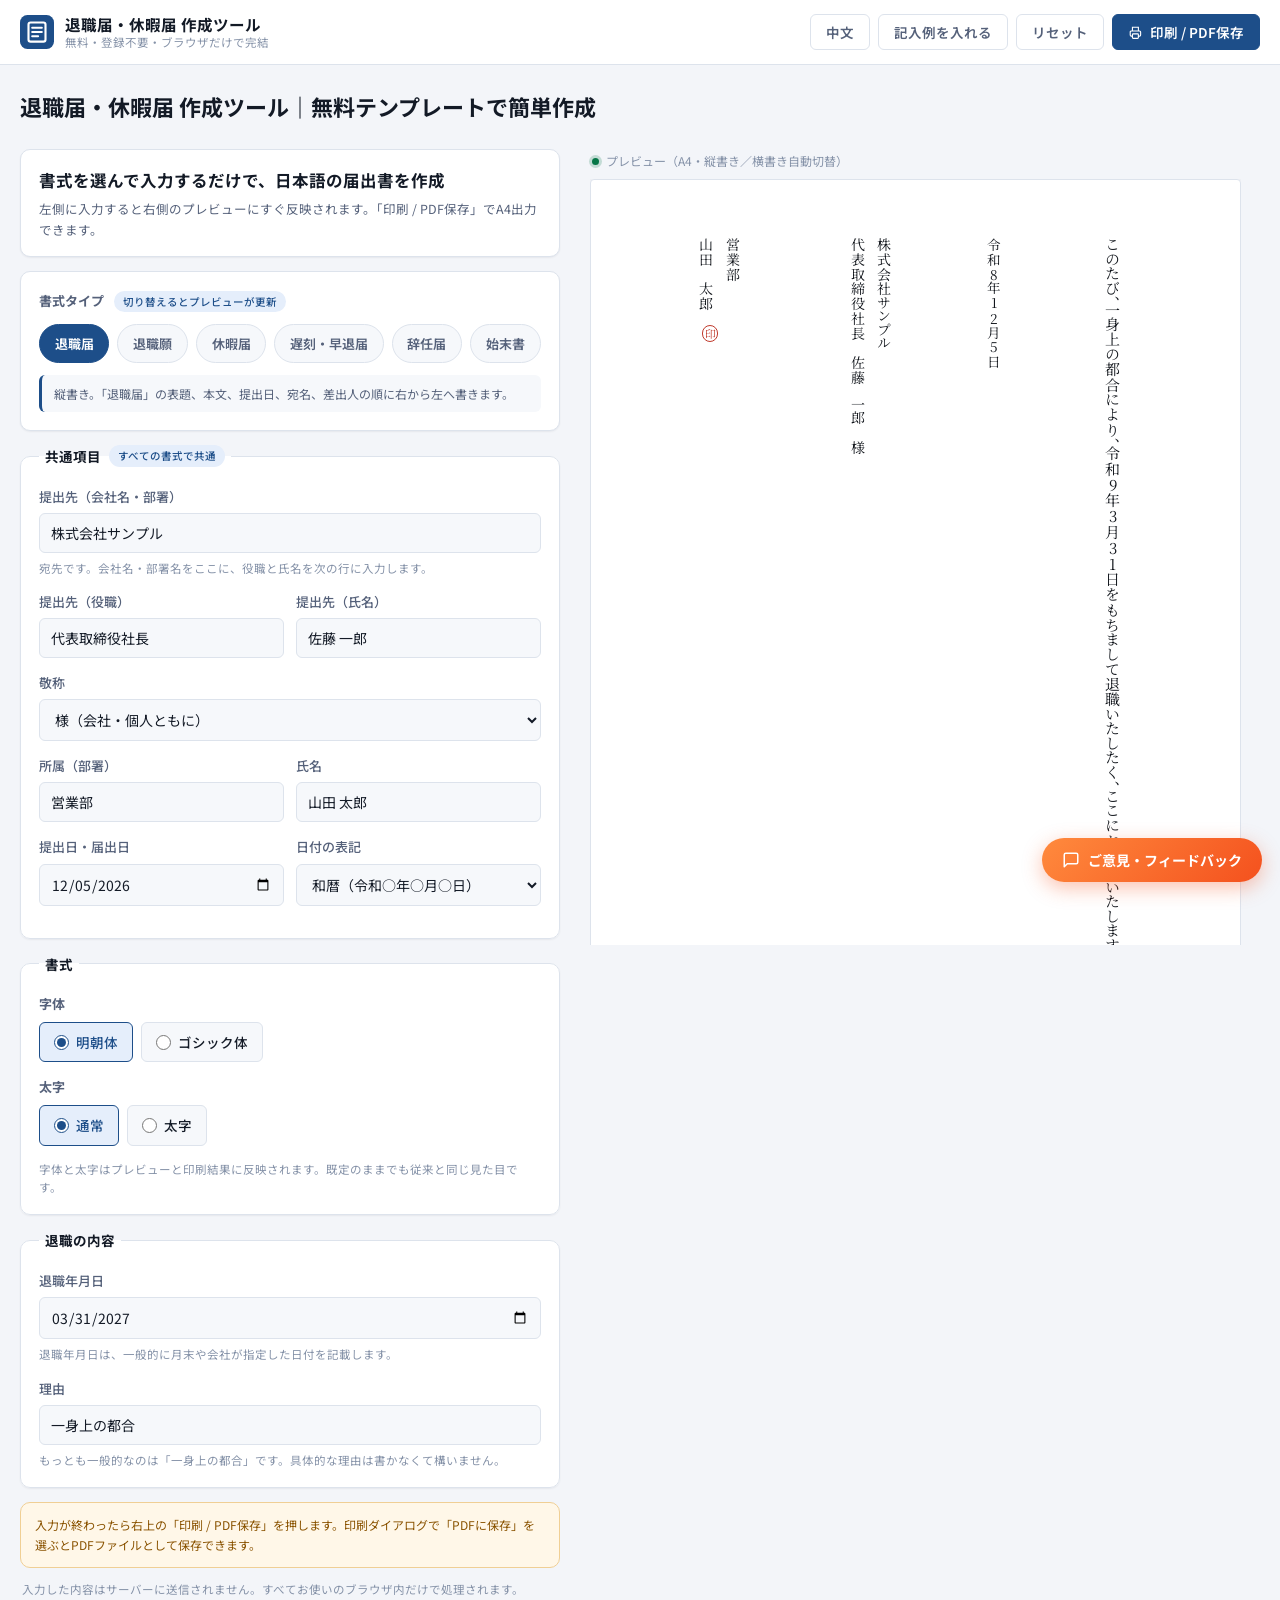
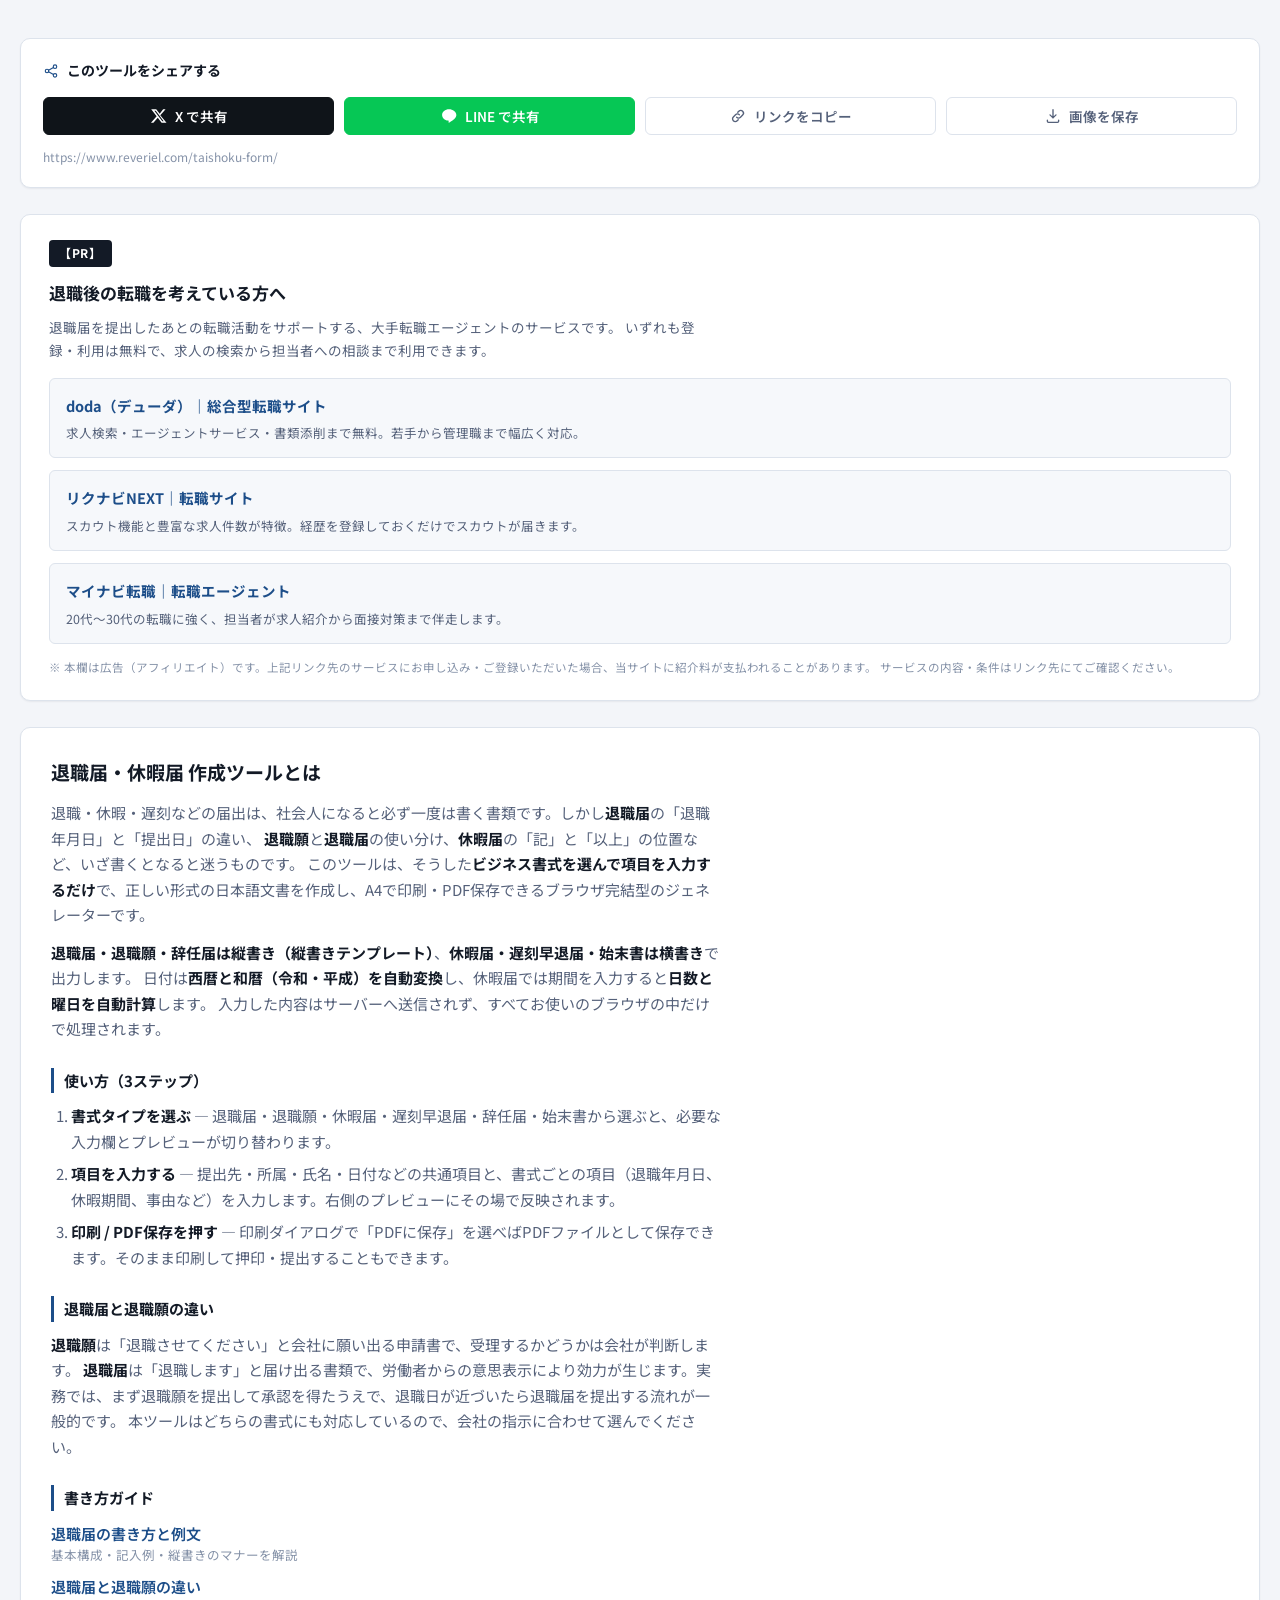
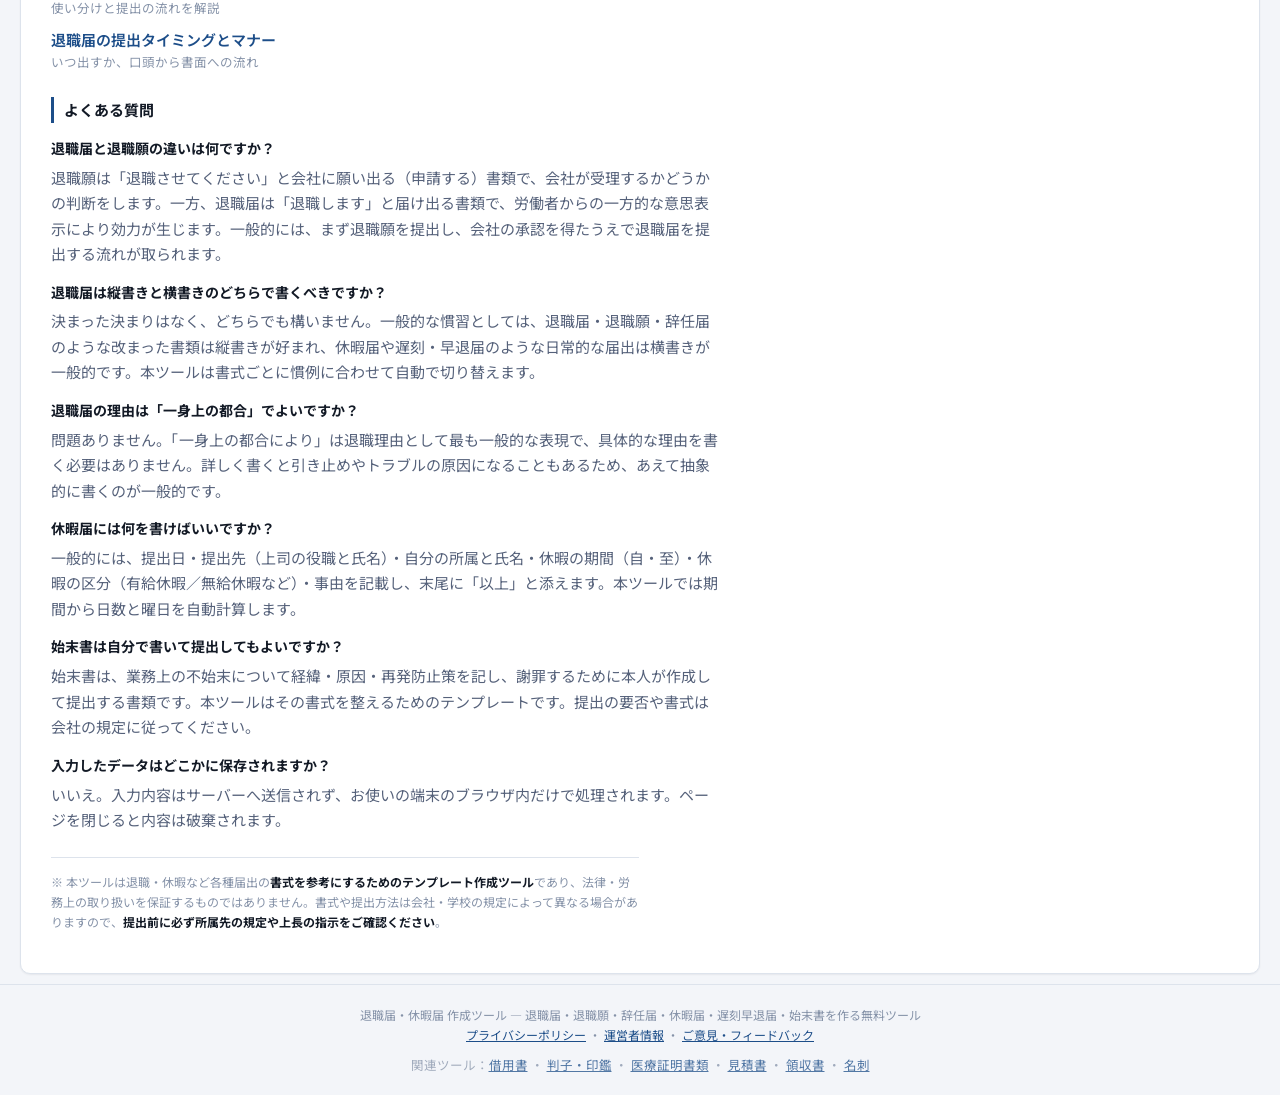
<file: index.html>
<!DOCTYPE html>
<html lang="ja">
<head>
<meta charset="UTF-8">
<meta name="viewport" content="width=device-width, initial-scale=1">
<title>退職届 テンプレート 無料｜退職願・休暇届・始末書の書き方と作成ツール</title>
<meta name="description" content="退職届・退職願・辞任届・休暇届・遅刻早退届・始末書を、項目を入力するだけで正しい書式の日本語文書として無料で作成できるツール。退職届の縦書き（縦書きテンプレート）にも対応し、A4で印刷・PDF保存できます。登録不要、すべてブラウザ内で完結。書き方の解説と記入例つき。">
<meta name="keywords" content="退職届 テンプレート 無料,退職届 書き方,退職願 テンプレート,休暇届 テンプレート,始末書 書き方,辞任届,遅刻届,退職届 縦書き">
<meta name="robots" content="index, follow">
<link rel="canonical" href="https://www.reveriel.com/taishoku-form/">
<meta property="og:type" content="website">
<meta property="og:title" content="退職届・休暇届 作成ツール｜テンプレート無料・書き方つき">
<meta property="og:description" content="退職届・退職願・辞任届・休暇届・遅刻早退届・始末書を入力するだけで作成。縦書き対応・A4印刷/PDF保存・無料。">
<meta property="og:locale" content="ja_JP">
<meta property="og:url" content="https://www.reveriel.com/taishoku-form/">
<meta property="og:image" content="https://www.reveriel.com/taishoku-form/og-image.png">
<meta property="og:image:width" content="1200">
<meta property="og:image:height" content="630">
<meta name="twitter:card" content="summary_large_image">
<meta name="twitter:image" content="https://www.reveriel.com/taishoku-form/og-image.png">
<link rel="preconnect" href="https://fonts.googleapis.com">
<link rel="preconnect" href="https://fonts.gstatic.com" crossorigin>
<link href="https://fonts.googleapis.com/css2?family=Noto+Sans+JP:wght@400;500;700&family=Noto+Sans+SC:wght@400;500;700&family=Noto+Serif+JP:wght@400;600&display=swap" rel="stylesheet">
<link rel="icon" href="data:image/svg+xml,%3Csvg xmlns='http://www.w3.org/2000/svg' viewBox='0 0 32 32'%3E%3Crect width='32' height='32' rx='7' fill='%231d4e89'/%3E%3Cpath d='M9 7h12a2 2 0 0 1 2 2v14a2 2 0 0 1-2 2H9a2 2 0 0 1-2-2V9a2 2 0 0 1 2-2z' fill='none' stroke='%23fff' stroke-width='2'/%3E%3Cpath d='M11 12h8M11 16h8M11 20h5' stroke='%23fff' stroke-width='2' stroke-linecap='round'/%3E%3C/svg%3E">
<link rel="stylesheet" href="style.css">
<!-- Cloudflare Web Analytics --><script type='module' src='https://static.cloudflareinsights.com/beacon.min.js' data-cf-beacon='{"token": "6fc01bf3ac5e457ba1bd16b91e5b653e"}'></script><!-- End Cloudflare Web Analytics -->
<script type="application/ld+json">
{
  "@context": "https://schema.org",
  "@graph": [
    {
      "@type": "WebApplication",
      "name": "退職届・休暇届 作成ツール",
      "applicationCategory": "BusinessApplication",
      "operatingSystem": "Web",
      "url": "https://www.reveriel.com/taishoku-form/",
      "description": "退職届・退職願・辞任届・休暇届・遅刻早退届・始末書を、項目を入力するだけで正しい書式の日本語文書として作成し、A4で印刷・PDF保存できるブラウザ完結型ツール。",
      "inLanguage": "ja",
      "offers": {
        "@type": "Offer",
        "price": "0",
        "priceCurrency": "JPY"
      },
      "featureList": [
        "退職届・退職願・辞任届の縦書き（縦書きテンプレート）に対応",
        "休暇届・遅刻早退届・始末書の横書きテンプレート",
        "西暦／和暦（令和・平成）の日付表記を自動変換",
        "休暇期間から日数を自動計算",
        "A4 PDF 出力・印刷、中文／日本語の画面切り替え",
        "入力内容はブラウザ内のみで処理"
      ]
    },
    {
      "@type": "FAQPage",
      "mainEntity": [
        {
          "@type": "Question",
          "name": "退職届と退職願の違いは何ですか？",
          "acceptedAnswer": {
            "@type": "Answer",
            "text": "退職願は「退職させてください」と会社に願い出る（申請する）書類で、会社が受理するかどうかの判断をします。一方、退職届は「退職します」と届け出る書類で、労働者からの一方的な意思表示により効力が生じます。一般的には、まず退職願を提出し、会社の承認を得たうえで退職届を提出する流れが取られます。本ツールはどちらの書式にも対応しています。"
          }
        },
        {
          "@type": "Question",
          "name": "退職届は縦書きと横書きのどちらで書くべきですか？",
          "acceptedAnswer": {
            "@type": "Answer",
            "text": "決まった決まりはなく、どちらでも構いません。一般的な慣習としては、退職届・退職願・辞任届のような改まった書類は縦書き（縦書きテンプレート）が好まれ、休暇届や遅刻・早退届のような日常的な届出は横書きが一般的です。本ツールでは、退職届・退職願・辞任届は縦書き、休暇届・遅刻早退届・始末書は横書きで出力します。"
          }
        },
        {
          "@type": "Question",
          "name": "退職届の理由は「一身上の都合」でよいですか？",
          "acceptedAnswer": {
            "@type": "Answer",
            "text": "問題ありません。「一身上の都合により」は退職理由として最も一般的な表現で、具体的な理由（転職・家庭の事情など）を書く必要はありません。理由を詳しく書くと引き止めやトラブルの原因になることもあるため、あえて抽象的に書くのが一般的です。本ツールでは「一身上の都合」「家庭の事情」「転職のため」などの定番表現を候補として用意しています。"
          }
        },
        {
          "@type": "Question",
          "name": "休暇届には何を書けばいいですか？",
          "acceptedAnswer": {
            "@type": "Answer",
            "text": "一般的には、提出日・提出先（上司の役職と氏名）・自分の所属と氏名・休暇の期間（自・至）・休暇の区分（有給休暇／無給休暇／慶弔休暇など）・事由を記載し、末尾に「以上」と添えます。本ツールでは休暇期間を入力すると日数が自動計算され、期間の曜日も表示されます。"
          }
        },
        {
          "@type": "Question",
          "name": "作成した文書をそのまま提出できますか？",
          "acceptedAnswer": {
            "@type": "Answer",
            "text": "本ツールが出力する文書は、一般的な書式を再現した参考テンプレートです。書式や提出方法は会社や学校の規定によって異なる場合がありますので、提出前に必ず所属先の規定や上長の指示をご確認ください。重要な書類については、内容の最終確認をご自身で行ってください。"
          }
        },
        {
          "@type": "Question",
          "name": "入力した内容はサーバーに送信されますか？",
          "acceptedAnswer": {
            "@type": "Answer",
            "text": "いいえ。入力内容はサーバーへ送信されず、お使いの端末のブラウザ内だけで処理されます。ページを閉じると内容は破棄されます。"
          }
        }
      ]
    }
  ]
}
</script>
</head>
<body>

<header class="site-header no-print">
  <div class="wrap header-inner">
    <div class="brand">
      <svg class="brand-mark" viewBox="0 0 32 32" aria-hidden="true">
        <rect width="32" height="32" rx="7" fill="currentColor"/>
        <path d="M10 7h12a2 2 0 0 1 2 2v14a2 2 0 0 1-2 2H10a2 2 0 0 1-2-2V9a2 2 0 0 1 2-2z" fill="none" stroke="#fff" stroke-width="2"/>
        <path d="M11.5 12h9M11.5 16h9M11.5 20h5.5" stroke="#fff" stroke-width="2" stroke-linecap="round"/>
      </svg>
      <div class="brand-text">
        <strong data-i18n="brandName">退職届・休暇届 作成ツール</strong>
        <span data-i18n="tagline">無料・登録不要・ブラウザだけで完結</span>
      </div>
    </div>

    <div class="header-actions">
      <button type="button" class="btn btn-ghost" id="langBtn" aria-label="表示言語を切り替える">日本語</button>
      <button type="button" class="btn btn-ghost" id="sampleBtn" data-i18n="btnSample">記入例を入れる</button>
      <button type="button" class="btn btn-ghost" id="resetBtn" data-i18n="btnReset">リセット</button>
      <button type="button" class="btn btn-primary" id="printBtn">
        <svg viewBox="0 0 20 20" aria-hidden="true" class="ic">
          <path d="M6 7V3h8v4M6 15H4.5A1.5 1.5 0 0 1 3 13.5v-4A1.5 1.5 0 0 1 4.5 8h11A1.5 1.5 0 0 1 17 9.5v4a1.5 1.5 0 0 1-1.5 1.5H14" fill="none" stroke="currentColor" stroke-width="1.5" stroke-linecap="round"/>
          <rect x="6" y="12" width="8" height="6" rx="1" fill="none" stroke="currentColor" stroke-width="1.5"/>
        </svg>
        <span data-i18n="btnPrint">印刷 / PDF保存</span>
      </button>
    </div>
  </div>
</header>

<main class="wrap">
  <h1 class="page-title">退職届・休暇届 作成ツール｜無料テンプレートで簡単作成</h1>
  <div class="layout">

    <!-- ==================== 入力フォーム ==================== -->
    <section class="pane form-pane no-print" aria-label="入力フォーム">

      <div class="card intro-card">
        <h2 class="pane-title" data-i18n="formTitle">書式を選んで入力するだけで、日本語の届出書を作成</h2>
        <p class="hint" data-i18n="formHint">左側に入力すると右側のプレビューにすぐ反映されます。「印刷 / PDF保存」でA4出力できます。</p>
      </div>

      <!-- 書式タイプ切り替え -->
      <div class="card">
        <div class="field-label-row">
          <span class="field-label" data-i18n="lblDocType">書式タイプ</span>
          <span class="req-badge" data-i18n="badgeSwitch">切り替えるとプレビューが更新</span>
        </div>
        <div class="doc-tabs" id="docTabs" role="tablist" aria-label="書式タイプ">
          <button type="button" class="doc-tab" role="tab" data-type="taishokutodoke" aria-selected="true" data-i18n="tabTaishoku">退職届</button>
          <button type="button" class="doc-tab" role="tab" data-type="taishokugan" aria-selected="false" data-i18n="tabTaishokuGan">退職願</button>
          <button type="button" class="doc-tab" role="tab" data-type="kyukatodoke" aria-selected="false" data-i18n="tabKyuka">休暇届</button>
          <button type="button" class="doc-tab" role="tab" data-type="chikoku" aria-selected="false" data-i18n="tabChikoku">遅刻・早退届</button>
          <button type="button" class="doc-tab" role="tab" data-type="jinin" aria-selected="false" data-i18n="tabJinin">辞任届</button>
          <button type="button" class="doc-tab" role="tab" data-type="shimatsusho" aria-selected="false" data-i18n="tabShimatsu">始末書</button>
        </div>
        <p class="doc-note" id="docNote"></p>
      </div>

      <form id="form" autocomplete="off">

        <!-- ===== 共通項目 ===== -->
        <fieldset class="card">
          <legend>
            <span data-i18n="legendCommon">共通項目</span>
            <span class="req-badge" data-i18n="badgeCommon">すべての書式で共通</span>
          </legend>

          <div class="field">
            <label for="addresseeCompany" data-i18n="lblAddresseeCompany">提出先（会社名・部署）</label>
            <input type="text" id="addresseeCompany" data-i18n-ph="phAddresseeCompany" placeholder="例：株式会社サンプル">
            <p class="help" data-i18n="helpAddressee">宛先です。会社名・部署名をここに、役職と氏名を次の行に入力します。</p>
          </div>

          <div class="field-row">
            <div class="field">
              <label for="addresseeTitle" data-i18n="lblAddresseeTitle">提出先（役職）</label>
              <input type="text" id="addresseeTitle" data-i18n-ph="phAddresseeTitle" placeholder="例：代表取締役社長">
            </div>
            <div class="field">
              <label for="addresseeName" data-i18n="lblAddresseeName">提出先（氏名）</label>
              <input type="text" id="addresseeName" data-i18n-ph="phAddresseeName" placeholder="例：佐藤 一郎">
            </div>
          </div>

          <div class="field">
            <label for="honorific" data-i18n="lblHonorific">敬称</label>
            <select id="honorific">
              <option value="様" data-i18n="optSama">様（会社・個人ともに）</option>
              <option value="殿" data-i18n="optDono">殿（正式・目上の方向け）</option>
              <option value="御中" data-i18n="optOnchu">御中（会社・部署宛て）</option>
            </select>
          </div>

          <div class="field-row">
            <div class="field">
              <label for="department" data-i18n="lblDepartment">所属（部署）</label>
              <input type="text" id="department" data-i18n-ph="phDepartment" placeholder="例：営業部">
            </div>
            <div class="field">
              <label for="name" data-i18n="lblName">氏名</label>
              <input type="text" id="name" data-i18n-ph="phName" placeholder="例：山田 太郎">
            </div>
          </div>

          <div class="field-row">
            <div class="field">
              <label for="submitDate" data-i18n="lblSubmitDate">提出日・届出日</label>
              <input type="date" id="submitDate">
            </div>
            <div class="field">
              <label for="dateFormat" data-i18n="lblDateFormat">日付の表記</label>
              <select id="dateFormat">
                <option value="wareki" data-i18n="optWareki">和暦（令和○年○月○日）</option>
                <option value="seireki" data-i18n="optSeireki">西暦（2026年10月12日）</option>
              </select>
            </div>
          </div>
        </fieldset>

        <!-- ===== 書式（全書式共通） ===== -->
        <fieldset class="card">
          <legend data-i18n="legendFormat">書式</legend>

          <div class="field">
            <span class="field-label" id="fmtFontLabel" data-i18n="lblFont">字体</span>
            <div class="fmt-row" role="radiogroup" aria-labelledby="fmtFontLabel">
              <label><input type="radio" name="docFont" value="mincho" checked><span data-i18n="optMincho">明朝体</span></label>
              <label><input type="radio" name="docFont" value="gothic"><span data-i18n="optGothic">ゴシック体</span></label>
            </div>
          </div>

          <div class="field">
            <span class="field-label" id="fmtWeightLabel" data-i18n="lblWeight">太字</span>
            <div class="fmt-row" role="radiogroup" aria-labelledby="fmtWeightLabel">
              <label><input type="radio" name="docWeight" value="normal" checked><span data-i18n="optNormal">通常</span></label>
              <label><input type="radio" name="docWeight" value="bold"><span data-i18n="optBold">太字</span></label>
            </div>
          </div>

          <p class="help" data-i18n="helpFormat">字体と太字はプレビューと印刷結果に反映されます。既定のままでも従来と同じ見た目です。</p>
        </fieldset>

        <!-- ===== 退職届・退職願 ===== -->
        <fieldset class="card doc-group" data-doc="taishokutodoke taishokugan" hidden>
          <legend data-i18n="legendRetire">退職の内容</legend>

          <div class="field">
            <label for="retireDate" data-i18n="lblRetireDate">退職年月日</label>
            <input type="date" id="retireDate">
            <p class="help" data-i18n="helpRetireDate">退職年月日は、一般的に月末や会社が指定した日付を記載します。</p>
          </div>

          <div class="field">
            <label for="reason" data-i18n="lblReason">理由</label>
            <input type="text" id="reason" list="reasonList" data-i18n-ph="phReason" placeholder="例：一身上の都合">
            <datalist id="reasonList">
              <option value="一身上の都合"></option>
              <option value="家庭の事情"></option>
              <option value="転職のため"></option>
              <option value="結婚のため"></option>
              <option value="体調不良のため"></option>
              <option value="介護のため"></option>
              <option value="進学のため"></option>
              <option value="その他"></option>
            </datalist>
            <p class="help" data-i18n="helpReason">もっとも一般的なのは「一身上の都合」です。具体的な理由は書かなくて構いません。</p>
          </div>
        </fieldset>

        <!-- ===== 休暇届 ===== -->
        <fieldset class="card doc-group" data-doc="kyukatodoke" hidden>
          <legend>
            <span data-i18n="legendLeave">休暇の内容</span>
            <span class="req-badge auto" id="leaveDaysBadge" data-i18n="badgeDays">日数を自動計算</span>
          </legend>

          <div class="field">
            <label for="leaveType" data-i18n="lblLeaveType">休暇の区分</label>
            <select id="leaveType">
              <option value="有給休暇" data-i18n="optPaid">有給休暇</option>
              <option value="無給休暇" data-i18n="optUnpaid">無給休暇</option>
              <option value="慶弔休暇" data-i18n="optCeleb">慶弔休暇</option>
              <option value="特別休暇" data-i18n="optSpecial">特別休暇</option>
              <option value="生理休暇" data-i18n="optMenstrual">生理休暇</option>
              <option value="介護休暇" data-i18n="optCare">介護休暇</option>
            </select>
          </div>

          <div class="field-row">
            <div class="field">
              <label for="leaveFrom" data-i18n="lblLeaveFrom">休暇期間（自）</label>
              <input type="date" id="leaveFrom">
            </div>
            <div class="field">
              <label for="leaveTo" data-i18n="lblLeaveTo">休暇期間（至）</label>
              <input type="date" id="leaveTo">
            </div>
          </div>

          <div class="field">
            <label for="leaveReason" data-i18n="lblLeaveReason">事由</label>
            <input type="text" id="leaveReason" data-i18n-ph="phLeaveReason" placeholder="例：私用のため">
          </div>
        </fieldset>

        <!-- ===== 遅刻・早退届 ===== -->
        <fieldset class="card doc-group" data-doc="chikoku" hidden>
          <legend data-i18n="legendLate">遅刻・早退の内容</legend>

          <div class="field">
            <label for="eventType" data-i18n="lblEventType">区分</label>
            <select id="eventType">
              <option value="遅刻" data-i18n="optLate">遅刻</option>
              <option value="早退" data-i18n="optEarly">早退</option>
            </select>
          </div>

          <div class="field-row">
            <div class="field">
              <label for="eventDate" data-i18n="lblEventDate">日付</label>
              <input type="date" id="eventDate">
            </div>
            <div class="field">
              <label for="eventTime" data-i18n="lblEventTime">時刻</label>
              <input type="time" id="eventTime">
            </div>
          </div>

          <div class="field">
            <label for="eventReason" data-i18n="lblEventReason">事由</label>
            <input type="text" id="eventReason" data-i18n-ph="phEventReason" placeholder="例：電車の遅延のため">
          </div>
        </fieldset>

        <!-- ===== 辞任届 ===== -->
        <fieldset class="card doc-group" data-doc="jinin" hidden>
          <legend data-i18n="legendResign">辞任の内容</legend>

          <div class="field">
            <label for="position" data-i18n="lblPosition">役職（辞任する役職）</label>
            <input type="text" id="position" data-i18n-ph="phPosition" placeholder="例：取締役副社長">
          </div>

          <div class="field">
            <label for="resignDate" data-i18n="lblResignDate">辞任日</label>
            <input type="date" id="resignDate">
          </div>

          <div class="field">
            <label for="jininReason" data-i18n="lblJininReason">理由</label>
            <input type="text" id="jininReason" list="reasonList" data-i18n-ph="phJininReason" placeholder="例：一身上の都合">
          </div>
        </fieldset>

        <!-- ===== 始末書 ===== -->
        <fieldset class="card doc-group" data-doc="shimatsusho" hidden>
          <legend data-i18n="legendIncident">始末書の内容</legend>

          <div class="field">
            <label for="incidentDate" data-i18n="lblIncidentDate">発生年月日</label>
            <input type="date" id="incidentDate">
          </div>

          <div class="field">
            <label for="incident" data-i18n="lblIncident">経緯</label>
            <textarea id="incident" rows="3" data-i18n-ph="phIncident" placeholder="例：令和8年10月5日、納品書の送付を失念し、取引先にご迷惑をおかけしました。"></textarea>
          </div>

          <div class="field">
            <label for="cause" data-i18n="lblCause">原因</label>
            <textarea id="cause" rows="2" data-i18n-ph="phCause" placeholder="例：業務の確認を怠ったため。"></textarea>
          </div>

          <div class="field">
            <label for="prevention" data-i18n="lblPrevention">再発防止策</label>
            <textarea id="prevention" rows="2" data-i18n-ph="phPrevention" placeholder="例：提出前にチェックリストで確認し、上長の確認を受けることとします。"></textarea>
          </div>

          <div class="field">
            <label for="apology" data-i18n="lblApology">謝罪の言葉</label>
            <textarea id="apology" rows="2" data-i18n-ph="phApology" placeholder="例：このたびは、私の不注意によりご迷惑をおかけし、誠に申し訳ございませんでした。"></textarea>
          </div>
        </fieldset>

        <p class="form-print-hint no-print" data-i18n="printHint">入力が終わったら右上の「印刷 / PDF保存」を押します。印刷ダイアログで「PDFに保存」を選ぶとPDFファイルとして保存できます。</p>
      </form>

      <p class="privacy no-print" data-i18n="privacy">入力した内容はサーバーに送信されません。すべてお使いのブラウザ内だけで処理されます。</p>
    </section>

    <!-- ==================== プレビュー ==================== -->
    <section class="pane preview-pane" aria-label="プレビュー">
      <div class="preview-bar no-print">
        <span class="dot" aria-hidden="true"></span>
        <span id="pvBarLabel" data-i18n="previewBar">プレビュー（A4・縦書き／横書き自動切替）</span>
      </div>

      <div class="paper-wrap">
        <p class="date-warning no-print" id="dateWarning" hidden></p>
        <div class="paper" id="paper">
          <div id="docBody"></div>
        </div>
      </div>

      <p class="disclaimer-mini no-print" data-i18n="disclaimerMini">※ 本ツールは書式の参考テンプレートです。正式な書式は会社・学校の規定により異なる場合があります。提出前に所属先の規定をご確認ください。</p>
    </section>

  </div>

  <!-- ============ 分享 ============ -->
  <section class="share-block no-print" id="shareBlock" aria-label="share">
    <p class="share-block-title">
      <svg viewBox="0 0 24 24" fill="none" stroke="currentColor" stroke-width="1.7" stroke-linecap="round" stroke-linejoin="round" aria-hidden="true"><circle cx="18" cy="5.5" r="2.6"/><circle cx="6" cy="12" r="2.6"/><circle cx="18" cy="18.5" r="2.6"/><path d="M8.3 10.8 15.7 6.7M8.3 13.2l7.4 4.1"/></svg>
      <span data-i18n="shareTitle">このツールをシェアする</span>
    </p>
    <div class="share-row">
      <button class="btn share-btn share-x" id="shareXBtn" type="button" aria-label="X">
        <svg class="share-logo" viewBox="0 0 24 24" fill="currentColor" aria-hidden="true"><path d="M17.53 3h3.24l-7.08 8.09L22 21h-6.52l-5.11-6.68L4.53 21H1.29l7.57-8.66L1.6 3h6.69l4.62 6.1L17.53 3Zm-1.14 16.06h1.8L7.7 4.85H5.77l10.62 14.21Z"/></svg>
        <span data-i18n="shareX">X で共有</span>
      </button>
      <button class="btn share-btn share-line" id="shareLineBtn" type="button" aria-label="LINE">
        <svg class="share-logo" viewBox="0 0 24 24" fill="currentColor" aria-hidden="true"><path d="M12 3C6.9 3 2.8 6.4 2.8 10.6c0 3.77 3.35 6.93 7.88 7.53.31.07.73.2.83.47.1.24.06.62.03.87l-.13.83c-.04.24-.19.94.82.51 1.01-.42 5.44-3.2 7.42-5.48 1.37-1.47 2.13-2.96 2.13-4.73C21.78 6.4 17.1 3 12 3Z"/></svg>
        <span data-i18n="shareLine">LINE で共有</span>
      </button>
      <button class="btn share-btn share-copy" id="shareCopyBtn" type="button" aria-label="copy link">
        <svg class="share-logo" viewBox="0 0 24 24" fill="none" stroke="currentColor" stroke-width="1.8" stroke-linecap="round" stroke-linejoin="round" aria-hidden="true"><path d="M10.2 13.7a3.6 3.6 0 0 0 5.1 0l2.9-2.9a3.6 3.6 0 0 0-5.1-5.1l-1.4 1.4"/><path d="M13.8 10.3a3.6 3.6 0 0 0-5.1 0l-2.9 2.9a3.6 3.6 0 0 0 5.1 5.1l1.4-1.4"/></svg>
        <span id="shareCopyLabel" data-i18n="shareCopy">リンクをコピー</span>
      </button>
      <button class="btn share-btn share-img" id="shareSaveBtn" type="button" aria-label="save image">
        <svg class="share-logo" viewBox="0 0 24 24" fill="none" stroke="currentColor" stroke-width="1.8" stroke-linecap="round" stroke-linejoin="round" aria-hidden="true"><path d="M12 3.5v11M8 10.5l4 4 4-4"/><path d="M4.5 17.5V19a1.5 1.5 0 0 0 1.5 1.5h12a1.5 1.5 0 0 0 1.5-1.5v-1.5"/></svg>
        <span id="shareSaveLabel" data-i18n="shareSave">画像を保存</span>
      </button>
    </div>
    <p class="share-url" id="shareUrlText"></p>
  </section>

  <!-- ============ 【PR】転職エージェント（アフィリエイト） ============
       TODO(affiliate): A8.net / アクセストレード に登録し提携承認が下りたら、
       下記 href のプレースホルダー（XXXXXXXX）を実際のアフィリエイトリンク
       （例：https://px.a8.net/svt/ejp?a8mat=XXXX&a8ejpredirect=XXXX）に差し替え、
       必要に応じて 1x1 の追跡ピクセル（<img>）を併記してください。
       ステマ規制（景表法）対応のため、【PR】表記は常に表示したままにします。
       日本語ページのみに設置します（中文ページには出しません）。 -->
  <aside class="aff-cta no-print" aria-labelledby="affTitle">
    <p class="aff-label">【PR】</p>
    <h2 id="affTitle" class="aff-title">退職後の転職を考えている方へ</h2>
    <p class="aff-desc">
      退職届を提出したあとの転職活動をサポートする、大手転職エージェントのサービスです。
      いずれも登録・利用は無料で、求人の検索から担当者への相談まで利用できます。
    </p>
    <ul class="aff-list">
      <li class="aff-item">
        <a class="aff-link" href="https://doda.jp/" target="_blank" rel="nofollow sponsored noopener">doda（デューダ）｜総合型転職サイト</a>
        <span class="aff-note">求人検索・エージェントサービス・書類添削まで無料。若手から管理職まで幅広く対応。</span>
      </li>
      <li class="aff-item">
        <a class="aff-link" href="https://next.rikunabi.com/" target="_blank" rel="nofollow sponsored noopener">リクナビNEXT｜転職サイト</a>
        <span class="aff-note">スカウト機能と豊富な求人件数が特徴。経歴を登録しておくだけでスカウトが届きます。</span>
      </li>
      <li class="aff-item">
        <a class="aff-link" href="https://tenshoku.mynavi.jp/" target="_blank" rel="nofollow sponsored noopener">マイナビ転職｜転職エージェント</a>
        <span class="aff-note">20代〜30代の転職に強く、担当者が求人紹介から面接対策まで伴走します。</span>
      </li>
    </ul>
    <p class="aff-disclaimer">
      ※ 本欄は広告（アフィリエイト）です。上記リンク先のサービスにお申し込み・ご登録いただいた場合、当サイトに紹介料が支払われることがあります。
      サービスの内容・条件はリンク先にてご確認ください。
    </p>
  </aside>

  <!-- ============ 説明文 / FAQ ============ -->
  <section class="seo no-print" aria-label="ツールについて">
    <h2>退職届・休暇届 作成ツールとは</h2>
    <p>
      退職・休暇・遅刻などの届出は、社会人になると必ず一度は書く書類です。しかし<strong>退職届</strong>の「退職年月日」と「提出日」の違い、
      <strong>退職願</strong>と<strong>退職届</strong>の使い分け、<strong>休暇届</strong>の「記」と「以上」の位置など、いざ書くとなると迷うものです。
      このツールは、そうした<strong>ビジネス書式を選んで項目を入力するだけ</strong>で、正しい形式の日本語文書を作成し、A4で印刷・PDF保存できるブラウザ完結型のジェネレーターです。
    </p>
    <p>
      <strong>退職届・退職願・辞任届は縦書き（縦書きテンプレート）</strong>、<strong>休暇届・遅刻早退届・始末書は横書き</strong>で出力します。
      日付は<strong>西暦と和暦（令和・平成）を自動変換</strong>し、休暇届では期間を入力すると<strong>日数と曜日を自動計算</strong>します。
      入力した内容はサーバーへ送信されず、すべてお使いのブラウザの中だけで処理されます。
    </p>

    <h3>使い方（3ステップ）</h3>
    <ol class="seo-list">
      <li><strong>書式タイプを選ぶ</strong> — 退職届・退職願・休暇届・遅刻早退届・辞任届・始末書から選ぶと、必要な入力欄とプレビューが切り替わります。</li>
      <li><strong>項目を入力する</strong> — 提出先・所属・氏名・日付などの共通項目と、書式ごとの項目（退職年月日、休暇期間、事由など）を入力します。右側のプレビューにその場で反映されます。</li>
      <li><strong>印刷 / PDF保存を押す</strong> — 印刷ダイアログで「PDFに保存」を選べばPDFファイルとして保存できます。そのまま印刷して押印・提出することもできます。</li>
    </ol>

    <h3>退職届と退職願の違い</h3>
    <p>
      <strong>退職願</strong>は「退職させてください」と会社に願い出る申請書で、受理するかどうかは会社が判断します。
      <strong>退職届</strong>は「退職します」と届け出る書類で、労働者からの意思表示により効力が生じます。実務では、まず退職願を提出して承認を得たうえで、退職日が近づいたら退職届を提出する流れが一般的です。
      本ツールはどちらの書式にも対応しているので、会社の指示に合わせて選んでください。
    </p>

    <h3>書き方ガイド</h3>
    <ul class="seo-list" style="list-style:none;padding-left:0;">
      <li style="margin-bottom:9px;"><a href="kakikata.html" style="color:var(--c-accent);font-weight:600;text-decoration:none;">退職届の書き方と例文</a><span style="display:block;font-size:12.5px;color:var(--c-text-faint);font-weight:400;line-height:1.5;">基本構成・記入例・縦書きのマナーを解説</span></li>
      <li style="margin-bottom:9px;"><a href="taishokutodoke-vs-taishokugan.html" style="color:var(--c-accent);font-weight:600;text-decoration:none;">退職届と退職願の違い</a><span style="display:block;font-size:12.5px;color:var(--c-text-faint);font-weight:400;line-height:1.5;">使い分けと提出の流れを解説</span></li>
      <li style="margin-bottom:9px;"><a href="teishutsu-timing.html" style="color:var(--c-accent);font-weight:600;text-decoration:none;">退職届の提出タイミングとマナー</a><span style="display:block;font-size:12.5px;color:var(--c-text-faint);font-weight:400;line-height:1.5;">いつ出すか、口頭から書面への流れ</span></li>
    </ul>

    <h3>よくある質問</h3>
    <dl class="faq">
      <dt>退職届と退職願の違いは何ですか？</dt>
      <dd>退職願は「退職させてください」と会社に願い出る（申請する）書類で、会社が受理するかどうかの判断をします。一方、退職届は「退職します」と届け出る書類で、労働者からの一方的な意思表示により効力が生じます。一般的には、まず退職願を提出し、会社の承認を得たうえで退職届を提出する流れが取られます。</dd>

      <dt>退職届は縦書きと横書きのどちらで書くべきですか？</dt>
      <dd>決まった決まりはなく、どちらでも構いません。一般的な慣習としては、退職届・退職願・辞任届のような改まった書類は縦書きが好まれ、休暇届や遅刻・早退届のような日常的な届出は横書きが一般的です。本ツールは書式ごとに慣例に合わせて自動で切り替えます。</dd>

      <dt>退職届の理由は「一身上の都合」でよいですか？</dt>
      <dd>問題ありません。「一身上の都合により」は退職理由として最も一般的な表現で、具体的な理由を書く必要はありません。詳しく書くと引き止めやトラブルの原因になることもあるため、あえて抽象的に書くのが一般的です。</dd>

      <dt>休暇届には何を書けばいいですか？</dt>
      <dd>一般的には、提出日・提出先（上司の役職と氏名）・自分の所属と氏名・休暇の期間（自・至）・休暇の区分（有給休暇／無給休暇など）・事由を記載し、末尾に「以上」と添えます。本ツールでは期間から日数と曜日を自動計算します。</dd>

      <dt>始末書は自分で書いて提出してもよいですか？</dt>
      <dd>始末書は、業務上の不始末について経緯・原因・再発防止策を記し、謝罪するために本人が作成して提出する書類です。本ツールはその書式を整えるためのテンプレートです。提出の要否や書式は会社の規定に従ってください。</dd>

      <dt>入力したデータはどこかに保存されますか？</dt>
      <dd>いいえ。入力内容はサーバーへ送信されず、お使いの端末のブラウザ内だけで処理されます。ページを閉じると内容は破棄されます。</dd>
    </dl>

    <p class="disclaimer">
      ※ 本ツールは退職・休暇など各種届出の<strong>書式を参考にするためのテンプレート作成ツール</strong>であり、法律・労務上の取り扱いを保証するものではありません。書式や提出方法は会社・学校の規定によって異なる場合がありますので、<strong>提出前に必ず所属先の規定や上長の指示をご確認ください</strong>。
    </p>
  </section>
</main>

<footer class="site-footer no-print">
  <div class="wrap">
    <p data-i18n="footerText">退職届・休暇届 作成ツール — 退職届・退職願・辞任届・休暇届・遅刻早退届・始末書を作る無料ツール</p>
    <p>
      <a href="https://www.reveriel.com/taishoku-form/privacy.html">プライバシーポリシー</a> ・
      <a href="https://www.reveriel.com/taishoku-form/company.html">運営者情報</a> ・
      <a href="https://docs.google.com/forms/d/e/1FAIpQLSfHGUfgAlViT3TFiVtJi_EpJ4ioUpd9oGyaJ7rehEV-gBH_PA/viewform?usp=pp_url&amp;entry.1745177199=%E9%80%80%E8%81%B7%E5%B1%8A" target="_blank" rel="noopener">ご意見・フィードバック</a>
    </p>
    <p style="margin-top:8px;font-size:12.5px;opacity:.75;">関連ツール：<a href="https://www.reveriel.com/shakuyo-contract/">借用書</a> ・ <a href="https://www.reveriel.com/hanko-generator/">判子・印鑑</a> ・ <a href="https://www.reveriel.com/iryo-shomei-pdf/">医療証明書類</a> ・ <a href="https://www.reveriel.com/mitsumori-pdf/">見積書</a> ・ <a href="https://www.reveriel.com/ryoshusho-pdf/">領収書</a> ・ <a href="https://www.reveriel.com/meishi-generator/">名刺</a></p>
  </div>
</footer>

<script src="script.js"></script>
<!-- フィードバックFAB（右下固定・常時表示） -->
<a href="https://docs.google.com/forms/d/e/1FAIpQLSfHGUfgAlViT3TFiVtJi_EpJ4ioUpd9oGyaJ7rehEV-gBH_PA/viewform?usp=pp_url&amp;entry.1745177199=%E9%80%80%E8%81%B7%E5%B1%8A" target="_blank" rel="noopener" class="feedback-fab" aria-label="ご意見・フィードバックを送る">
  <svg viewBox="0 0 24 24" fill="none" stroke="currentColor" stroke-width="2" stroke-linecap="round" stroke-linejoin="round" aria-hidden="true"><path d="M21 15a2 2 0 0 1-2 2H7l-4 4V5a2 2 0 0 1 2-2h14a2 2 0 0 1 2 2z"/></svg>
  <span>ご意見・フィードバック</span>
</a>
<script src="feedback.js" defer></script>
<!-- A8 Link Manager：提携承認後、下の広告主URLが自動的に計測URLへ変換されます -->
<script src="https://statics.8me.jp/a8link/a8linkmgr.js"></script>
<script>if (typeof a8linkmgr === "function") { a8linkmgr({ "config_id": "6bNHGyHGa4qQLbQQiZks" }); }</script>
</body>
</html>
</file>
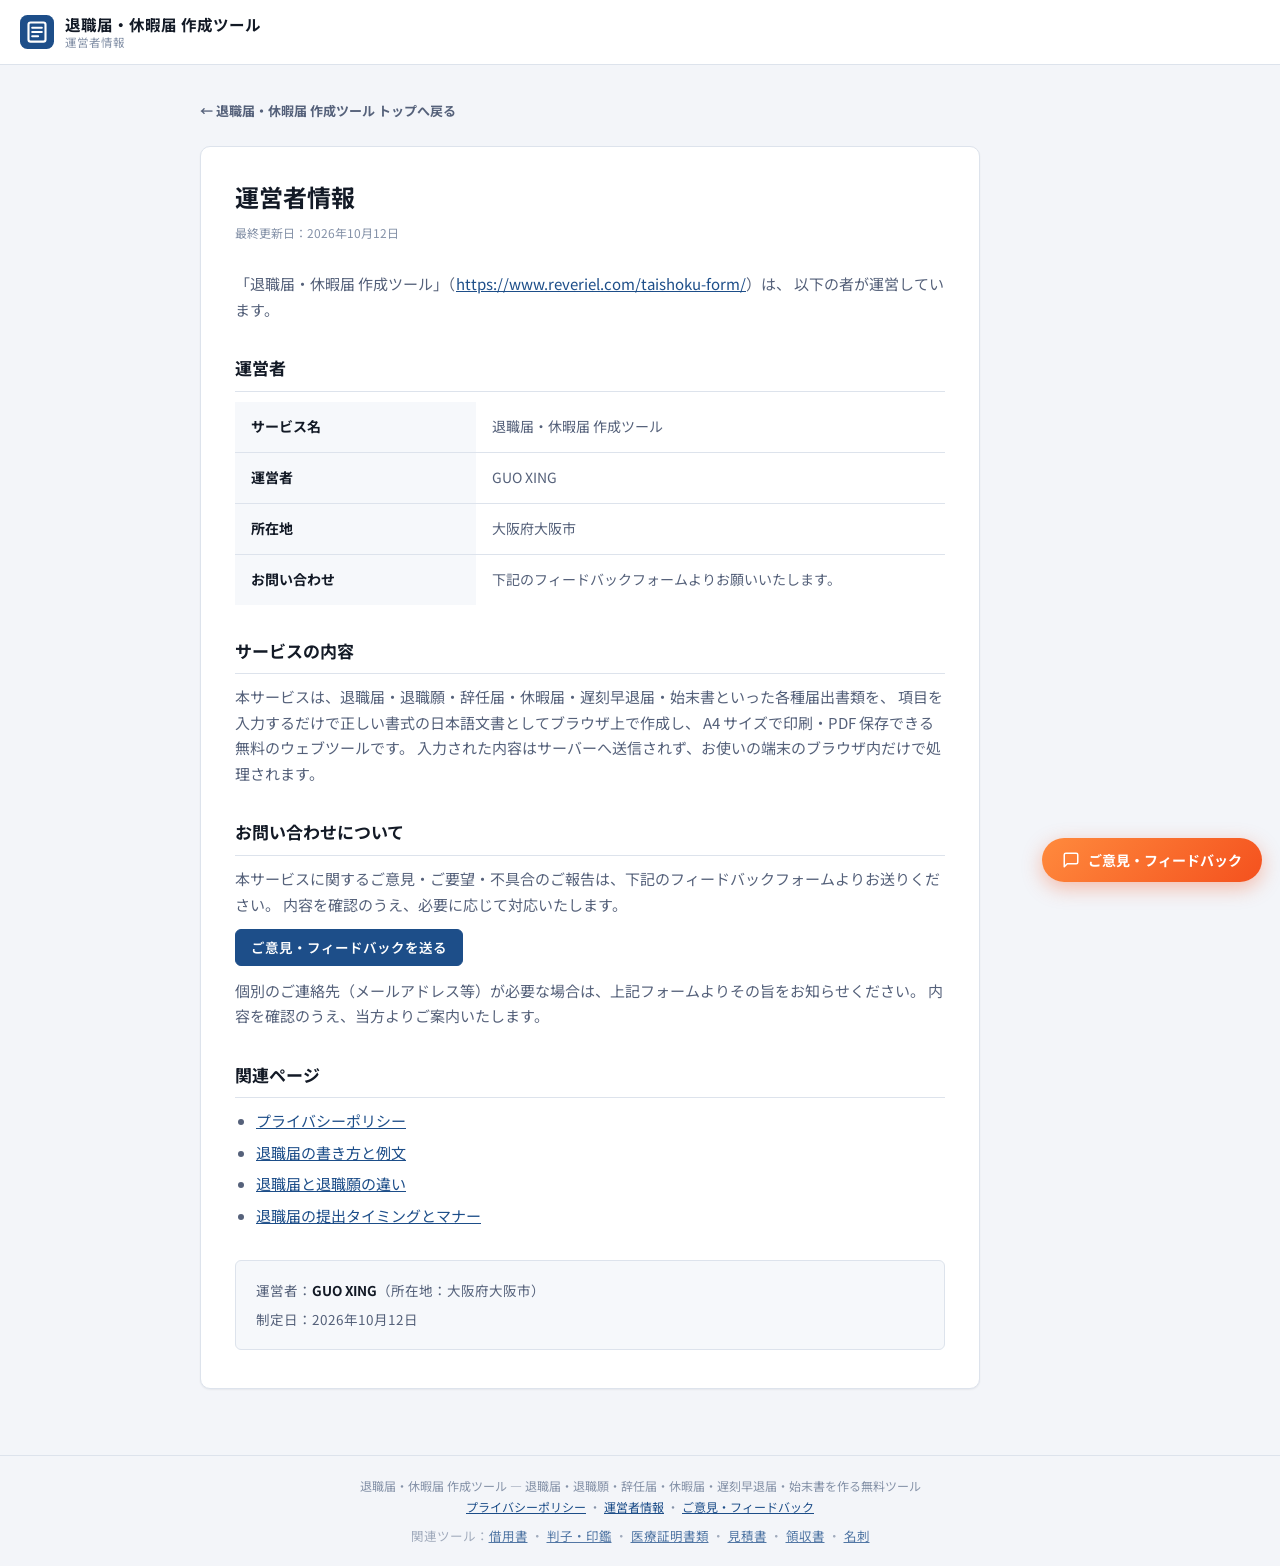
<file: company.html>
<!DOCTYPE html>
<html lang="ja">
<head>
<meta charset="UTF-8">
<meta name="viewport" content="width=device-width, initial-scale=1">
<title>運営者情報｜退職届・休暇届 作成ツール</title>
<meta name="description" content="退職届・休暇届 作成ツールの運営者情報ページです。運営者、所在地、お問い合わせ方法（フィードバックフォーム）について掲載しています。">
<meta name="robots" content="index, follow">
<link rel="canonical" href="https://www.reveriel.com/taishoku-form/company.html">
<meta property="og:type" content="website">
<meta property="og:title" content="運営者情報｜退職届・休暇届 作成ツール">
<meta property="og:description" content="退職届・休暇届 作成ツールの運営者、所在地、お問い合わせ方法についてのご案内です。">
<meta property="og:locale" content="ja_JP">
<meta property="og:url" content="https://www.reveriel.com/taishoku-form/company.html">
<meta property="og:image" content="https://www.reveriel.com/taishoku-form/og-image.png">
<meta name="twitter:card" content="summary_large_image">
<meta name="twitter:image" content="https://www.reveriel.com/taishoku-form/og-image.png">
<link rel="icon" href="data:image/svg+xml,%3Csvg xmlns='http://www.w3.org/2000/svg' viewBox='0 0 32 32'%3E%3Crect width='32' height='32' rx='7' fill='%231d4e89'/%3E%3Cpath d='M9 7h12a2 2 0 0 1 2 2v14a2 2 0 0 1-2 2H9a2 2 0 0 1-2-2V9a2 2 0 0 1 2-2z' fill='none' stroke='%23fff' stroke-width='2'/%3E%3Cpath d='M11 12h8M11 16h8M11 20h5' stroke='%23fff' stroke-width='2' stroke-linecap='round'/%3E%3C/svg%3E">
<link rel="preconnect" href="https://fonts.googleapis.com">
<link rel="preconnect" href="https://fonts.gstatic.com" crossorigin>
<link href="https://fonts.googleapis.com/css2?family=Noto+Sans+JP:wght@400;500;700&family=Noto+Sans+SC:wght@400;500;700&family=Noto+Serif+JP:wght@400;600&display=swap" rel="stylesheet">
<link rel="stylesheet" href="style.css">
<link rel="stylesheet" href="guide.css">
<!-- Cloudflare Web Analytics --><script type='module' src='https://static.cloudflareinsights.com/beacon.min.js' data-cf-beacon='{"token": "6fc01bf3ac5e457ba1bd16b91e5b653e"}'></script><!-- End Cloudflare Web Analytics -->
<script type="application/ld+json">
{
  "@context": "https://schema.org",
  "@type": "Organization",
  "name": "退職届・休暇届 作成ツール",
  "url": "https://www.reveriel.com/taishoku-form/",
  "founder": { "@type": "Person", "name": "GUO XING" },
  "address": {
    "@type": "PostalAddress",
    "addressCountry": "JP",
    "addressRegion": "大阪府",
    "addressLocality": "大阪市"
  },
  "contactPoint": {
    "@type": "ContactPoint",
    "contactType": "customer support",
    "url": "https://www.reveriel.com/taishoku-form/company.html",
    "availableLanguage": ["ja"]
  }
}
</script>
</head>
<body>

<header class="site-header no-print">
  <div class="wrap header-inner">
    <a class="brand" href="https://www.reveriel.com/taishoku-form/" style="text-decoration:none;color:inherit;">
      <svg class="brand-mark" viewBox="0 0 32 32" aria-hidden="true">
        <rect width="32" height="32" rx="7" fill="currentColor"/>
        <path d="M10 7h12a2 2 0 0 1 2 2v14a2 2 0 0 1-2 2H10a2 2 0 0 1-2-2V9a2 2 0 0 1 2-2z" fill="none" stroke="#fff" stroke-width="2"/>
        <path d="M11.5 12h9M11.5 16h9M11.5 20h5.5" stroke="#fff" stroke-width="2" stroke-linecap="round"/>
      </svg>
      <div class="brand-text">
        <strong>退職届・休暇届 作成ツール</strong>
        <span>運営者情報</span>
      </div>
    </a>
  </div>
</header>

<main class="wrap">
  <section class="legal-page">
    <div class="guide-col">
      <a class="legal-back" href="https://www.reveriel.com/taishoku-form/">← 退職届・休暇届 作成ツール トップへ戻る</a>

      <article class="legal">
        <h1>運営者情報</h1>
        <p class="legal-meta">最終更新日：2026年10月12日</p>

        <p>
          「退職届・休暇届 作成ツール」（<a href="https://www.reveriel.com/taishoku-form/">https://www.reveriel.com/taishoku-form/</a>）は、
          以下の者が運営しています。
        </p>

        <h2>運営者</h2>
        <table class="legal-table">
          <tbody>
            <tr>
              <th>サービス名</th>
              <td>退職届・休暇届 作成ツール</td>
            </tr>
            <tr>
              <th>運営者</th>
              <td>GUO XING</td>
            </tr>
            <tr>
              <th>所在地</th>
              <td>大阪府大阪市</td>
            </tr>
            <tr>
              <th>お問い合わせ</th>
              <td>下記のフィードバックフォームよりお願いいたします。</td>
            </tr>
          </tbody>
        </table>

        <h2>サービスの内容</h2>
        <p>
          本サービスは、退職届・退職願・辞任届・休暇届・遅刻早退届・始末書といった各種届出書類を、
          項目を入力するだけで正しい書式の日本語文書としてブラウザ上で作成し、
          A4 サイズで印刷・PDF 保存できる無料のウェブツールです。
          入力された内容はサーバーへ送信されず、お使いの端末のブラウザ内だけで処理されます。
        </p>

        <h2>お問い合わせについて</h2>
        <p>
          本サービスに関するご意見・ご要望・不具合のご報告は、下記のフィードバックフォームよりお送りください。
          内容を確認のうえ、必要に応じて対応いたします。
        </p>
        <p>
          <a class="btn btn-primary" href="https://docs.google.com/forms/d/e/1FAIpQLSfHGUfgAlViT3TFiVtJi_EpJ4ioUpd9oGyaJ7rehEV-gBH_PA/viewform?usp=pp_url&amp;entry.1745177199=%E9%80%80%E8%81%B7%E5%B1%8A" target="_blank" rel="noopener">ご意見・フィードバックを送る</a>
        </p>
        <p>
          個別のご連絡先（メールアドレス等）が必要な場合は、上記フォームよりその旨をお知らせください。
          内容を確認のうえ、当方よりご案内いたします。
        </p>

        <h2>関連ページ</h2>
        <ul>
          <li><a href="https://www.reveriel.com/taishoku-form/privacy.html">プライバシーポリシー</a></li>
          <li><a href="https://www.reveriel.com/taishoku-form/kakikata.html">退職届の書き方と例文</a></li>
          <li><a href="https://www.reveriel.com/taishoku-form/taishokutodoke-vs-taishokugan.html">退職届と退職願の違い</a></li>
          <li><a href="https://www.reveriel.com/taishoku-form/teishutsu-timing.html">退職届の提出タイミングとマナー</a></li>
        </ul>

        <div class="legal-contact">
          <p>運営者：<strong>GUO XING</strong>（所在地：大阪府大阪市）</p>
          <p>制定日：2026年10月12日</p>
        </div>
      </article>
    </div>
  </section>
</main>

<footer class="site-footer no-print">
  <div class="wrap">
    <p>退職届・休暇届 作成ツール — 退職届・退職願・辞任届・休暇届・遅刻早退届・始末書を作る無料ツール</p>
    <p>
      <a href="https://www.reveriel.com/taishoku-form/privacy.html">プライバシーポリシー</a> ・
      <a href="https://www.reveriel.com/taishoku-form/company.html">運営者情報</a> ・
      <a href="https://docs.google.com/forms/d/e/1FAIpQLSfHGUfgAlViT3TFiVtJi_EpJ4ioUpd9oGyaJ7rehEV-gBH_PA/viewform?usp=pp_url&amp;entry.1745177199=%E9%80%80%E8%81%B7%E5%B1%8A" target="_blank" rel="noopener">ご意見・フィードバック</a>
    </p>
    <p style="margin-top:8px;font-size:12.5px;opacity:.75;">関連ツール：<a href="https://www.reveriel.com/shakuyo-contract/">借用書</a> ・ <a href="https://www.reveriel.com/hanko-generator/">判子・印鑑</a> ・ <a href="https://www.reveriel.com/iryo-shomei-pdf/">医療証明書類</a> ・ <a href="https://www.reveriel.com/mitsumori-pdf/">見積書</a> ・ <a href="https://www.reveriel.com/ryoshusho-pdf/">領収書</a> ・ <a href="https://www.reveriel.com/meishi-generator/">名刺</a></p>
  </div>
</footer>

<!-- フィードバックFAB（右下固定） -->
<a href="https://docs.google.com/forms/d/e/1FAIpQLSfHGUfgAlViT3TFiVtJi_EpJ4ioUpd9oGyaJ7rehEV-gBH_PA/viewform?usp=pp_url&amp;entry.1745177199=%E9%80%80%E8%81%B7%E5%B1%8A" target="_blank" rel="noopener" class="feedback-fab" aria-label="ご意見・フィードバックを送る">
  <svg viewBox="0 0 24 24" fill="none" stroke="currentColor" stroke-width="2" stroke-linecap="round" stroke-linejoin="round" aria-hidden="true"><path d="M21 15a2 2 0 0 1-2 2H7l-4 4V5a2 2 0 0 1 2-2h14a2 2 0 0 1 2 2z"/></svg>
  <span>ご意見・フィードバック</span>
</a>
</body>
</html>
</file>
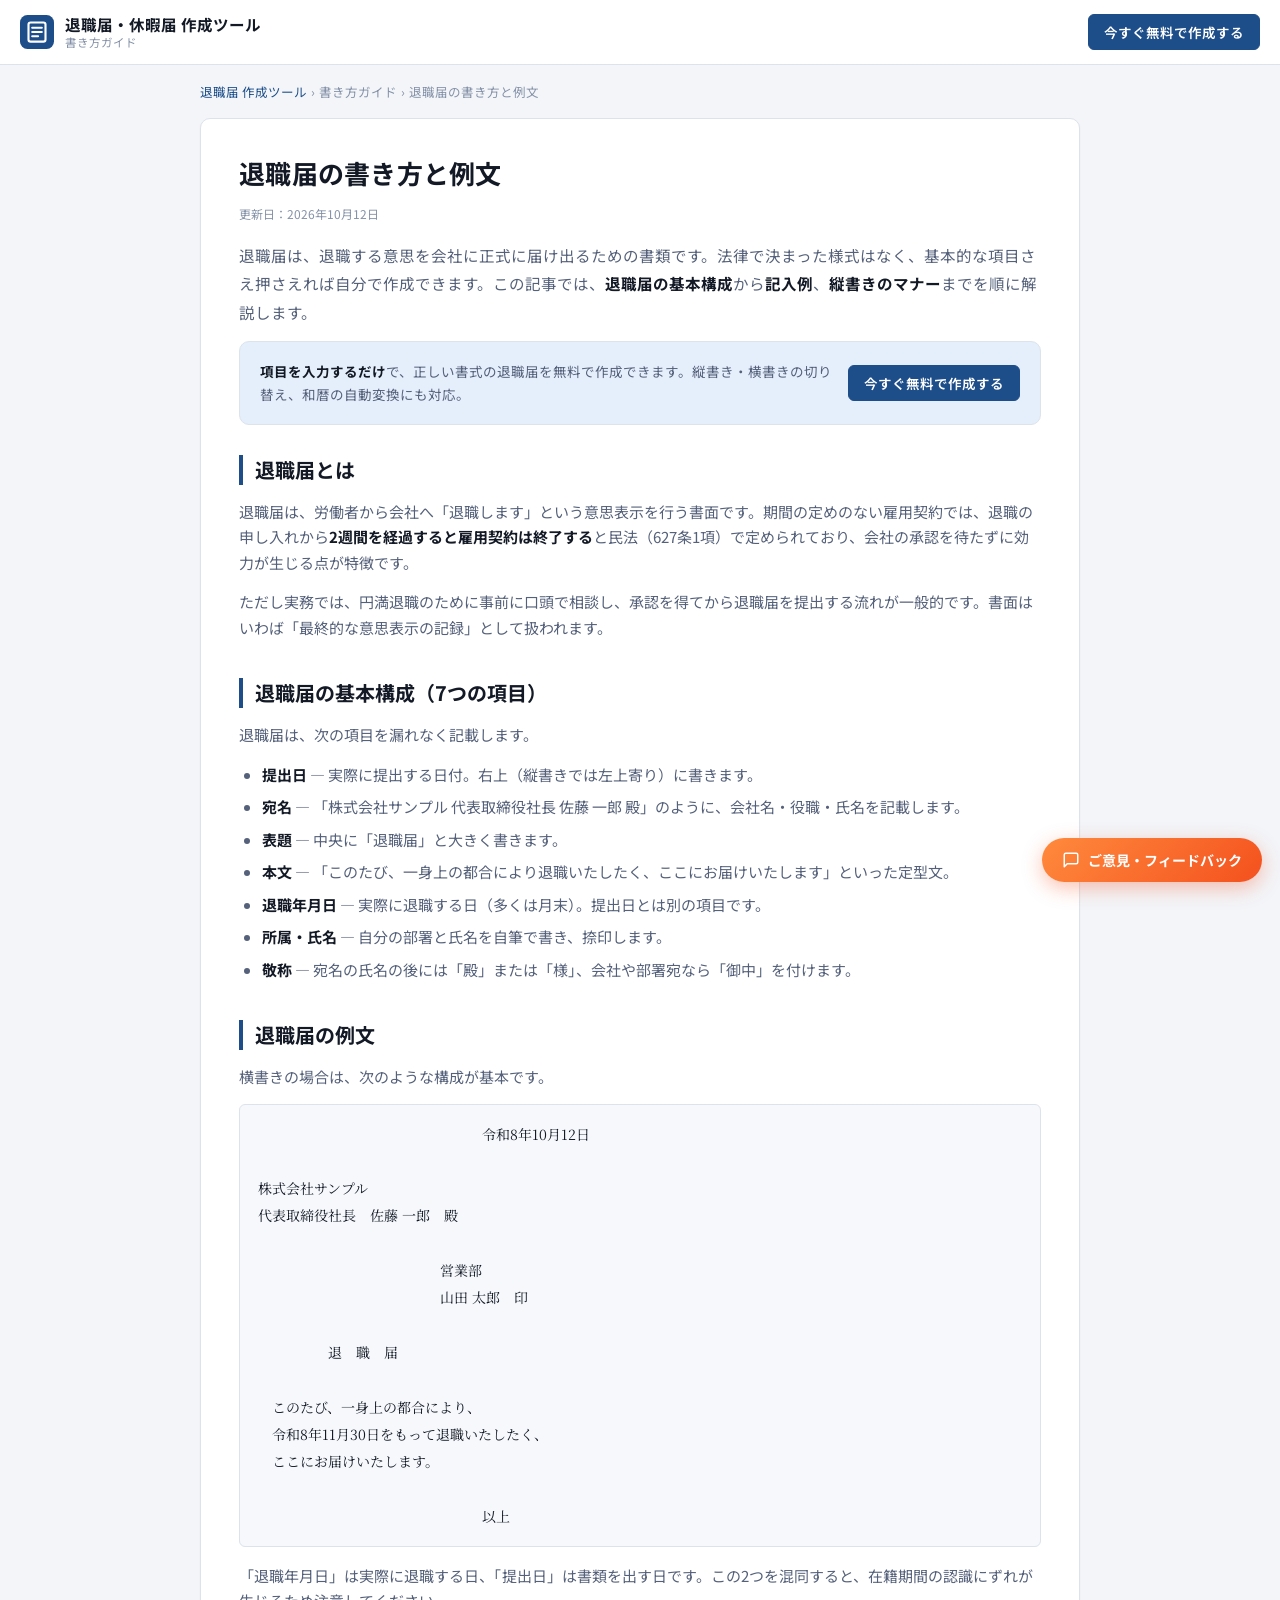
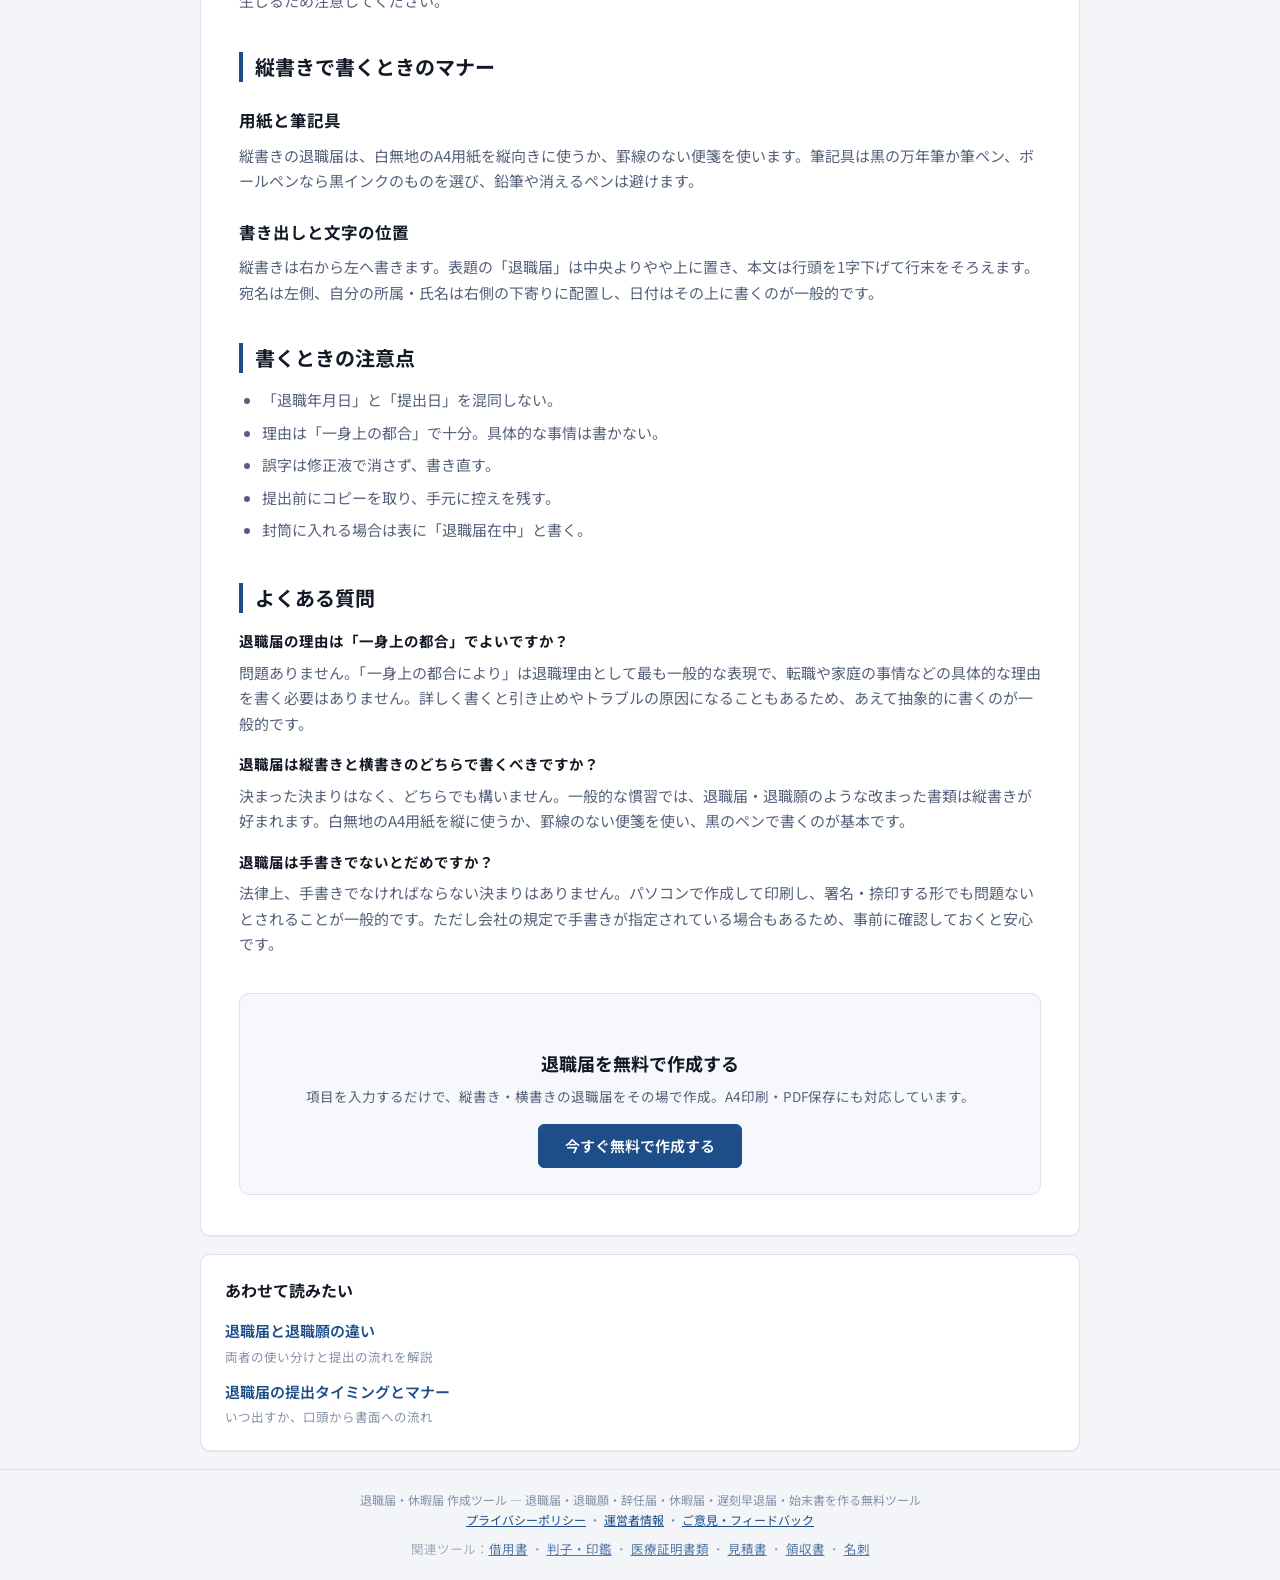
<file: kakikata.html>
<!DOCTYPE html>
<html lang="ja">
<head>
<meta charset="UTF-8">
<meta name="viewport" content="width=device-width, initial-scale=1">
<title>退職届の書き方と例文｜無料テンプレートで縦書きも簡単作成</title>
<meta name="description" content="退職届の書き方を例文つきで解説。基本構成・記入例・縦書きのマナー・用紙の選び方まで、はじめてでも迷わないポイントをまとめました。無料テンプレートに入力するだけで、正しい書式の退職届をその場で作成・印刷できます。">
<meta name="keywords" content="退職届 書き方,退職届 例文,退職届 縦書き,退職届 テンプレート,退職届 基本構成">
<meta name="robots" content="index, follow">
<link rel="canonical" href="https://www.reveriel.com/taishoku-form/kakikata.html">
<meta property="og:type" content="article">
<meta property="og:title" content="退職届の書き方と例文｜無料テンプレートで縦書きも簡単作成">
<meta property="og:description" content="退職届の基本構成・記入例・縦書きのマナーを解説。無料テンプレートに入力するだけで、正しい書式の退職届を作成・印刷できます。">
<meta property="og:locale" content="ja_JP">
<meta property="og:url" content="https://www.reveriel.com/taishoku-form/kakikata.html">
<meta property="og:image" content="https://www.reveriel.com/taishoku-form/og-image.png">
<meta name="twitter:card" content="summary_large_image">
<meta name="twitter:image" content="https://www.reveriel.com/taishoku-form/og-image.png">
<link rel="icon" href="data:image/svg+xml,%3Csvg xmlns='http://www.w3.org/2000/svg' viewBox='0 0 32 32'%3E%3Crect width='32' height='32' rx='7' fill='%231d4e89'/%3E%3Cpath d='M9 7h12a2 2 0 0 1 2 2v14a2 2 0 0 1-2 2H9a2 2 0 0 1-2-2V9a2 2 0 0 1 2-2z' fill='none' stroke='%23fff' stroke-width='2'/%3E%3Cpath d='M11 12h8M11 16h8M11 20h5' stroke='%23fff' stroke-width='2' stroke-linecap='round'/%3E%3C/svg%3E">
<link rel="preconnect" href="https://fonts.googleapis.com">
<link rel="preconnect" href="https://fonts.gstatic.com" crossorigin>
<link href="https://fonts.googleapis.com/css2?family=Noto+Sans+JP:wght@400;500;700&family=Noto+Sans+SC:wght@400;500;700&family=Noto+Serif+JP:wght@400;600&display=swap" rel="stylesheet">
<link rel="stylesheet" href="style.css">
<link rel="stylesheet" href="guide.css">
<!-- Cloudflare Web Analytics --><script type='module' src='https://static.cloudflareinsights.com/beacon.min.js' data-cf-beacon='{"token": "6fc01bf3ac5e457ba1bd16b91e5b653e"}'></script><!-- End Cloudflare Web Analytics -->
<script type="application/ld+json">
{
  "@context": "https://schema.org",
  "@graph": [
    {
      "@type": "Article",
      "headline": "退職届の書き方と例文｜無料テンプレートで縦書きも簡単作成",
      "description": "退職届の基本構成・記入例・縦書きのマナー・用紙の選び方を解説。無料テンプレートで作成できます。",
      "inLanguage": "ja",
      "datePublished": "2026-10-12",
      "dateModified": "2026-10-12",
      "author": { "@type": "Organization", "name": "Reveriel" },
      "publisher": { "@type": "Organization", "name": "Reveriel" },
      "mainEntityOfPage": { "@type": "WebPage", "@id": "https://www.reveriel.com/taishoku-form/kakikata.html" },
      "image": "https://www.reveriel.com/taishoku-form/og-image.png"
    },
    {
      "@type": "FAQPage",
      "mainEntity": [
        {
          "@type": "Question",
          "name": "退職届の理由は「一身上の都合」でよいですか？",
          "acceptedAnswer": {
            "@type": "Answer",
            "text": "問題ありません。「一身上の都合により」は退職理由として最も一般的な表現で、転職や家庭の事情などの具体的な理由を書く必要はありません。詳しく書くと引き止めやトラブルの原因になることもあるため、あえて抽象的に書くのが一般的です。"
          }
        },
        {
          "@type": "Question",
          "name": "退職届は縦書きと横書きのどちらで書くべきですか？",
          "acceptedAnswer": {
            "@type": "Answer",
            "text": "決まった決まりはなく、どちらでも構いません。一般的な慣習では、退職届・退職願のような改まった書類は縦書きが好まれます。白無地のA4用紙を縦に使うか、罫線のない便箋を使い、黒のペンで書くのが基本です。"
          }
        },
        {
          "@type": "Question",
          "name": "退職届は手書きでないとだめですか？",
          "acceptedAnswer": {
            "@type": "Answer",
            "text": "法律上、手書きでなければならない決まりはありません。パソコンで作成して印刷し、署名・捺印する形でも問題ないとされることが一般的です。ただし会社の規定で手書きが指定されている場合もあるため、事前に確認しておくと安心です。"
          }
        }
      ]
    }
  ]
}
</script>
</head>
<body>

<header class="site-header no-print">
  <div class="wrap header-inner">
    <a class="brand" href="https://www.reveriel.com/taishoku-form/" style="text-decoration:none;color:inherit;">
      <svg class="brand-mark" viewBox="0 0 32 32" aria-hidden="true">
        <rect width="32" height="32" rx="7" fill="currentColor"/>
        <path d="M10 7h12a2 2 0 0 1 2 2v14a2 2 0 0 1-2 2H10a2 2 0 0 1-2-2V9a2 2 0 0 1 2-2z" fill="none" stroke="#fff" stroke-width="2"/>
        <path d="M11.5 12h9M11.5 16h9M11.5 20h5.5" stroke="#fff" stroke-width="2" stroke-linecap="round"/>
      </svg>
      <div class="brand-text">
        <strong>退職届・休暇届 作成ツール</strong>
        <span>書き方ガイド</span>
      </div>
    </a>
    <div class="header-actions">
      <a class="btn btn-primary" href="https://www.reveriel.com/taishoku-form/">今すぐ無料で作成する</a>
    </div>
  </div>
</header>

<main class="wrap">
  <div class="guide-col">

    <nav class="breadcrumb no-print" aria-label="パンくず">
      <ol>
        <li><a href="https://www.reveriel.com/taishoku-form/">退職届 作成ツール</a></li>
        <li>書き方ガイド</li>
        <li aria-current="page">退職届の書き方と例文</li>
      </ol>
    </nav>

    <article class="guide">
      <h1>退職届の書き方と例文</h1>
      <p class="guide-meta">更新日：2026年10月12日</p>
      <p class="guide-lead">
        退職届は、退職する意思を会社に正式に届け出るための書類です。法律で決まった様式はなく、基本的な項目さえ押さえれば自分で作成できます。この記事では、<strong>退職届の基本構成</strong>から<strong>記入例</strong>、<strong>縦書きのマナー</strong>までを順に解説します。
      </p>

      <div class="guide-cta-box">
        <p><strong>項目を入力するだけ</strong>で、正しい書式の退職届を無料で作成できます。縦書き・横書きの切り替え、和暦の自動変換にも対応。</p>
        <a class="btn btn-primary" href="https://www.reveriel.com/taishoku-form/">今すぐ無料で作成する</a>
      </div>

      <h2>退職届とは</h2>
      <p>
        退職届は、労働者から会社へ「退職します」という意思表示を行う書面です。期間の定めのない雇用契約では、退職の申し入れから<strong>2週間を経過すると雇用契約は終了する</strong>と民法（627条1項）で定められており、会社の承認を待たずに効力が生じる点が特徴です。
      </p>
      <p>
        ただし実務では、円満退職のために事前に口頭で相談し、承認を得てから退職届を提出する流れが一般的です。書面はいわば「最終的な意思表示の記録」として扱われます。
      </p>

      <h2>退職届の基本構成（7つの項目）</h2>
      <p>退職届は、次の項目を漏れなく記載します。</p>
      <ul>
        <li><strong>提出日</strong> — 実際に提出する日付。右上（縦書きでは左上寄り）に書きます。</li>
        <li><strong>宛名</strong> — 「株式会社サンプル 代表取締役社長 佐藤 一郎 殿」のように、会社名・役職・氏名を記載します。</li>
        <li><strong>表題</strong> — 中央に「退職届」と大きく書きます。</li>
        <li><strong>本文</strong> — 「このたび、一身上の都合により退職いたしたく、ここにお届けいたします」といった定型文。</li>
        <li><strong>退職年月日</strong> — 実際に退職する日（多くは月末）。提出日とは別の項目です。</li>
        <li><strong>所属・氏名</strong> — 自分の部署と氏名を自筆で書き、捺印します。</li>
        <li><strong>敬称</strong> — 宛名の氏名の後には「殿」または「様」、会社や部署宛なら「御中」を付けます。</li>
      </ul>

      <h2>退職届の例文</h2>
      <p>横書きの場合は、次のような構成が基本です。</p>
      <div class="guide-example">　　　　　　　　　　　　　　　　令和8年10月12日

株式会社サンプル
代表取締役社長　佐藤 一郎　殿

　　　　　　　　　　　　　営業部
　　　　　　　　　　　　　山田 太郎　印

　　　　　退　職　届

　このたび、一身上の都合により、
　令和8年11月30日をもって退職いたしたく、
　ここにお届けいたします。

　　　　　　　　　　　　　　　　以上</div>
      <p>
        「退職年月日」は実際に退職する日、「提出日」は書類を出す日です。この2つを混同すると、在籍期間の認識にずれが生じるため注意してください。
      </p>

      <h2>縦書きで書くときのマナー</h2>
      <h3>用紙と筆記具</h3>
      <p>
        縦書きの退職届は、白無地のA4用紙を縦向きに使うか、罫線のない便箋を使います。筆記具は黒の万年筆か筆ペン、ボールペンなら黒インクのものを選び、鉛筆や消えるペンは避けます。
      </p>
      <h3>書き出しと文字の位置</h3>
      <p>
        縦書きは右から左へ書きます。表題の「退職届」は中央よりやや上に置き、本文は行頭を1字下げて行末をそろえます。宛名は左側、自分の所属・氏名は右側の下寄りに配置し、日付はその上に書くのが一般的です。
      </p>

      <h2>書くときの注意点</h2>
      <ul>
        <li>「退職年月日」と「提出日」を混同しない。</li>
        <li>理由は「一身上の都合」で十分。具体的な事情は書かない。</li>
        <li>誤字は修正液で消さず、書き直す。</li>
        <li>提出前にコピーを取り、手元に控えを残す。</li>
        <li>封筒に入れる場合は表に「退職届在中」と書く。</li>
      </ul>

      <section class="guide-faq" aria-labelledby="faqTitle">
        <h2 id="faqTitle">よくある質問</h2>
        <dl>
          <dt>退職届の理由は「一身上の都合」でよいですか？</dt>
          <dd>問題ありません。「一身上の都合により」は退職理由として最も一般的な表現で、転職や家庭の事情などの具体的な理由を書く必要はありません。詳しく書くと引き止めやトラブルの原因になることもあるため、あえて抽象的に書くのが一般的です。</dd>

          <dt>退職届は縦書きと横書きのどちらで書くべきですか？</dt>
          <dd>決まった決まりはなく、どちらでも構いません。一般的な慣習では、退職届・退職願のような改まった書類は縦書きが好まれます。白無地のA4用紙を縦に使うか、罫線のない便箋を使い、黒のペンで書くのが基本です。</dd>

          <dt>退職届は手書きでないとだめですか？</dt>
          <dd>法律上、手書きでなければならない決まりはありません。パソコンで作成して印刷し、署名・捺印する形でも問題ないとされることが一般的です。ただし会社の規定で手書きが指定されている場合もあるため、事前に確認しておくと安心です。</dd>
        </dl>
      </section>

      <div class="guide-cta-foot">
        <h2>退職届を無料で作成する</h2>
        <p>項目を入力するだけで、縦書き・横書きの退職届をその場で作成。A4印刷・PDF保存にも対応しています。</p>
        <a class="btn btn-primary" href="https://www.reveriel.com/taishoku-form/">今すぐ無料で作成する</a>
      </div>
    </article>

    <section class="guide-related no-print" aria-labelledby="relTitle">
      <h2 id="relTitle">あわせて読みたい</h2>
      <ul>
        <li><a href="taishokutodoke-vs-taishokugan.html">退職届と退職願の違い<span class="rel-desc">両者の使い分けと提出の流れを解説</span></a></li>
        <li><a href="teishutsu-timing.html">退職届の提出タイミングとマナー<span class="rel-desc">いつ出すか、口頭から書面への流れ</span></a></li>
      </ul>
    </section>

  </div>
</main>

<footer class="site-footer no-print">
  <div class="wrap">
    <p>退職届・休暇届 作成ツール — 退職届・退職願・辞任届・休暇届・遅刻早退届・始末書を作る無料ツール</p>
    <p>
      <a href="https://www.reveriel.com/taishoku-form/privacy.html">プライバシーポリシー</a> ・
      <a href="https://www.reveriel.com/taishoku-form/company.html">運営者情報</a> ・
      <a href="https://docs.google.com/forms/d/e/1FAIpQLSfHGUfgAlViT3TFiVtJi_EpJ4ioUpd9oGyaJ7rehEV-gBH_PA/viewform?usp=pp_url&amp;entry.1745177199=%E9%80%80%E8%81%B7%E5%B1%8A" target="_blank" rel="noopener">ご意見・フィードバック</a>
    </p>
    <p style="margin-top:8px;font-size:12.5px;opacity:.75;">関連ツール：<a href="https://www.reveriel.com/shakuyo-contract/">借用書</a> ・ <a href="https://www.reveriel.com/hanko-generator/">判子・印鑑</a> ・ <a href="https://www.reveriel.com/iryo-shomei-pdf/">医療証明書類</a> ・ <a href="https://www.reveriel.com/mitsumori-pdf/">見積書</a> ・ <a href="https://www.reveriel.com/ryoshusho-pdf/">領収書</a> ・ <a href="https://www.reveriel.com/meishi-generator/">名刺</a></p>
  </div>
</footer>

<!-- フィードバックFAB（右下固定） -->
<a href="https://docs.google.com/forms/d/e/1FAIpQLSfHGUfgAlViT3TFiVtJi_EpJ4ioUpd9oGyaJ7rehEV-gBH_PA/viewform?usp=pp_url&amp;entry.1745177199=%E9%80%80%E8%81%B7%E5%B1%8A" target="_blank" rel="noopener" class="feedback-fab" aria-label="ご意見・フィードバックを送る">
  <svg viewBox="0 0 24 24" fill="none" stroke="currentColor" stroke-width="2" stroke-linecap="round" stroke-linejoin="round" aria-hidden="true"><path d="M21 15a2 2 0 0 1-2 2H7l-4 4V5a2 2 0 0 1 2-2h14a2 2 0 0 1 2 2z"/></svg>
  <span>ご意見・フィードバック</span>
</a>
</body>
</html>
</file>
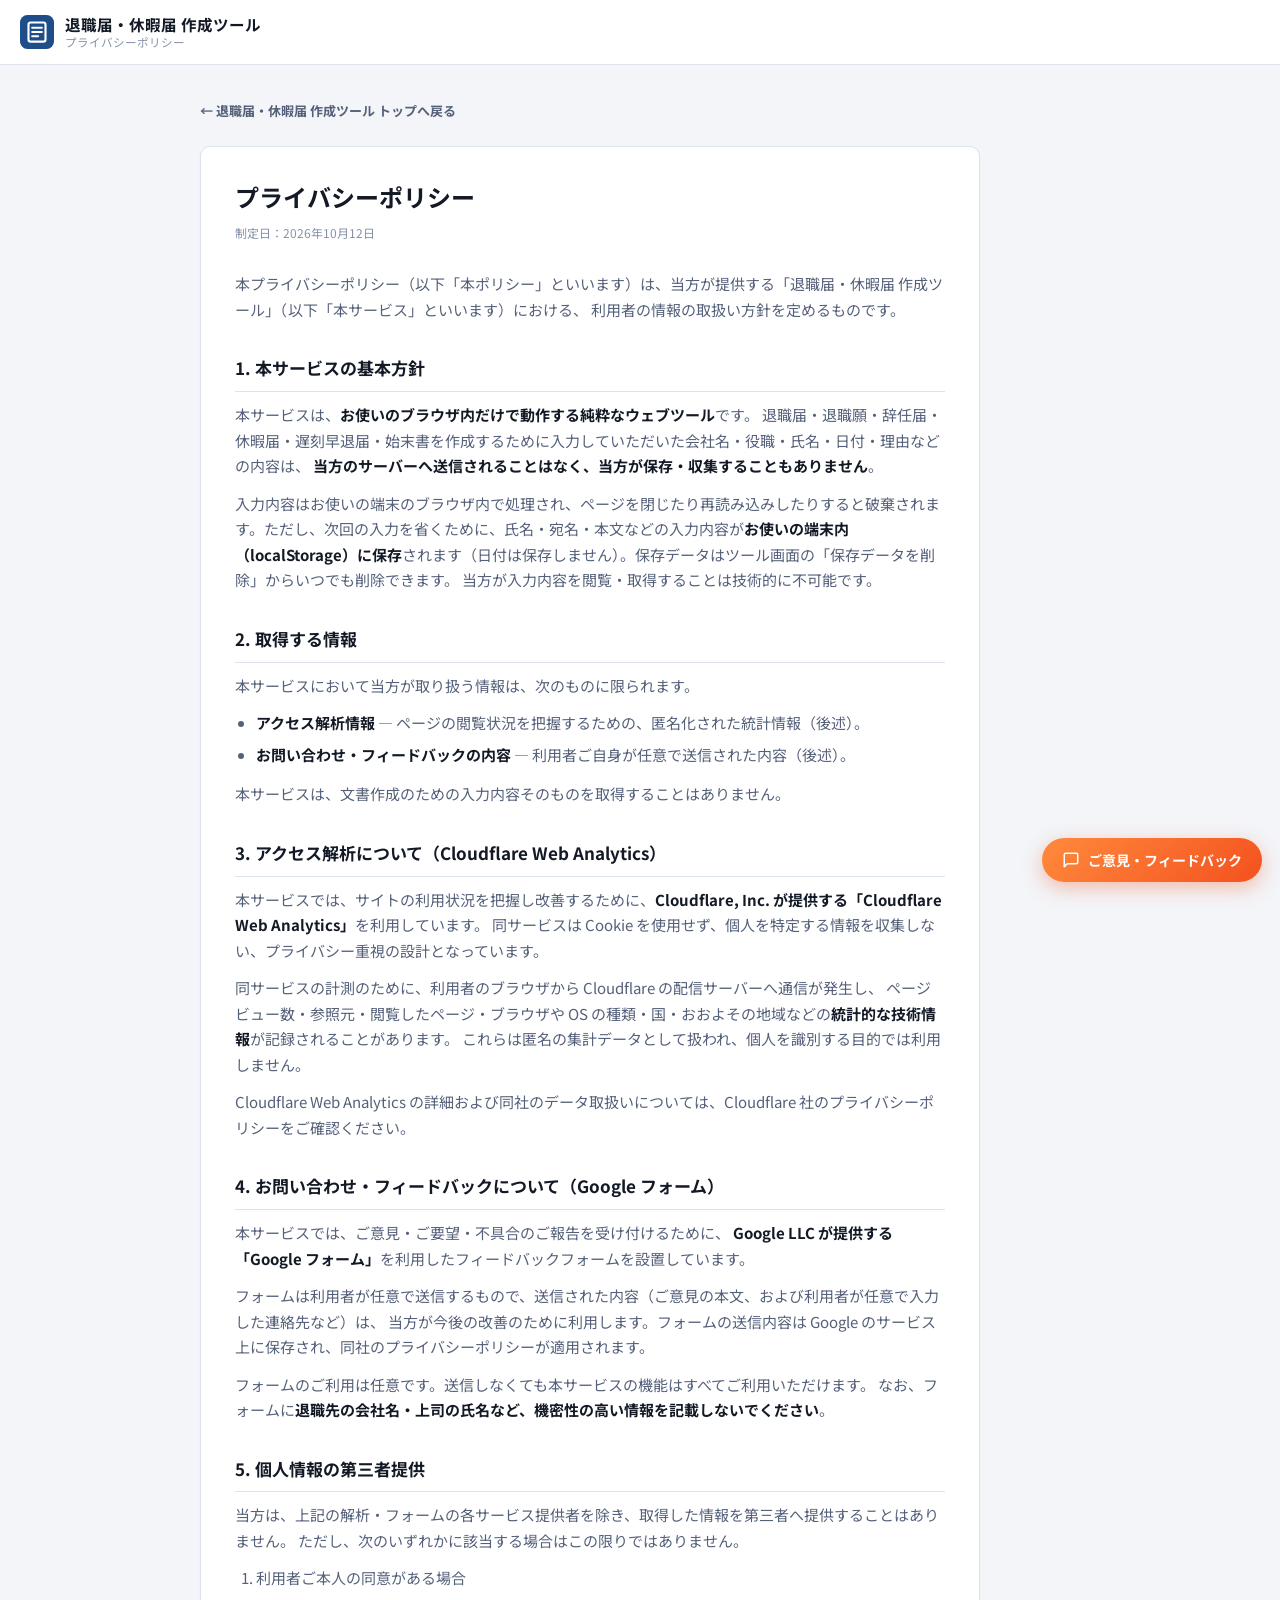
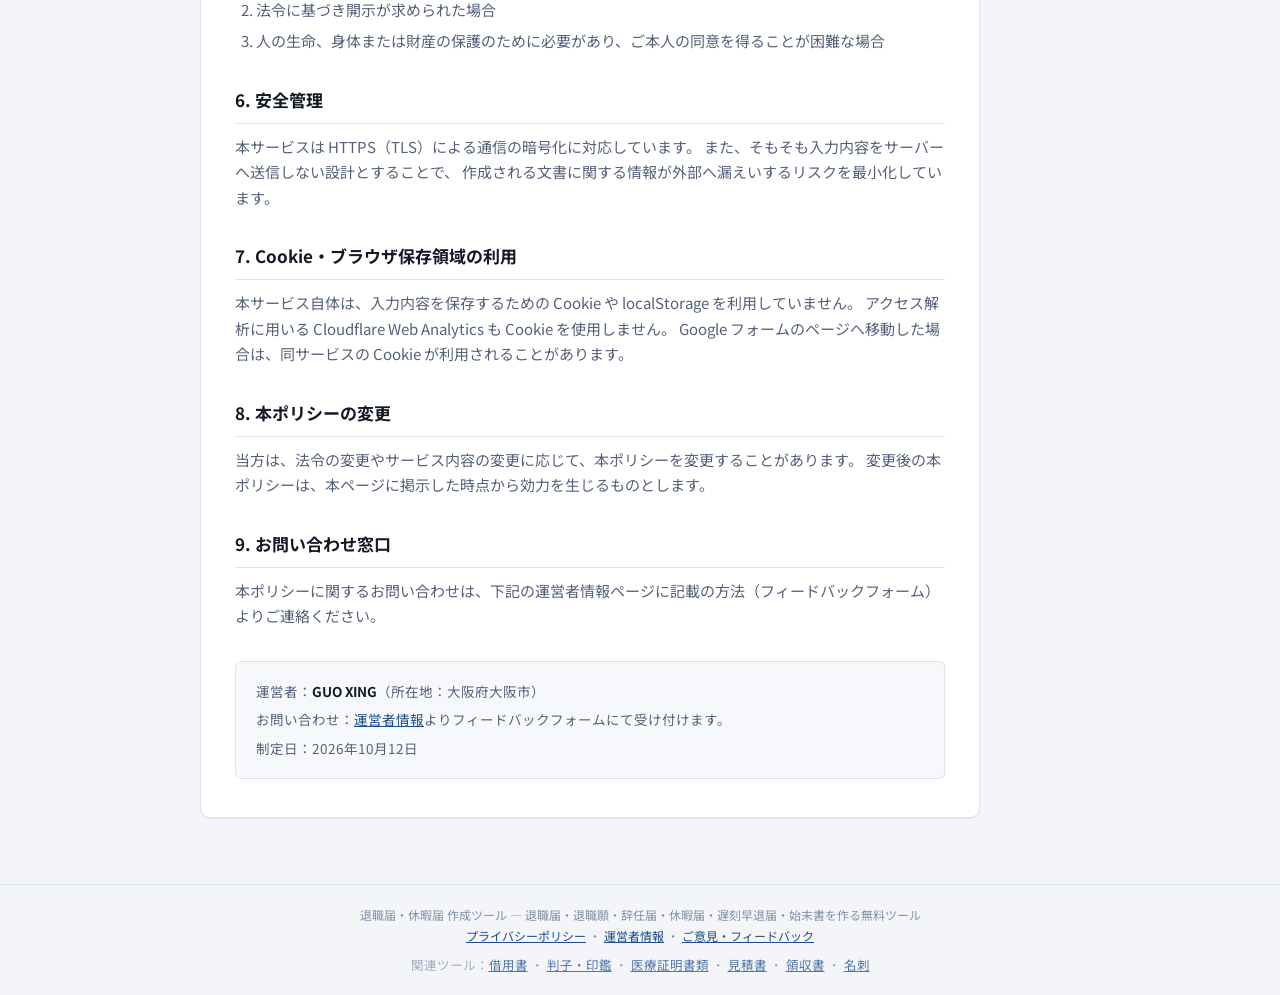
<file: privacy.html>
<!DOCTYPE html>
<html lang="ja">
<head>
<meta charset="UTF-8">
<meta name="viewport" content="width=device-width, initial-scale=1">
<title>プライバシーポリシー｜退職届・休暇届 作成ツール</title>
<meta name="description" content="退職届・休暇届 作成ツールにおける個人情報・利用データの取扱い方針です。入力内容はブラウザ内のみで処理され、サーバーへ送信・保存されません。アクセス解析（Cloudflare Web Analytics）とフィードバック（Google フォーム）についても説明します。">
<meta name="robots" content="index, follow">
<link rel="canonical" href="https://www.reveriel.com/taishoku-form/privacy.html">
<meta property="og:type" content="website">
<meta property="og:title" content="プライバシーポリシー｜退職届・休暇届 作成ツール">
<meta property="og:description" content="入力内容はブラウザ内のみで処理。サーバーへ送信・保存しません。アクセス解析とお問い合わせの取扱いについて定めます。">
<meta property="og:locale" content="ja_JP">
<meta property="og:url" content="https://www.reveriel.com/taishoku-form/privacy.html">
<meta property="og:image" content="https://www.reveriel.com/taishoku-form/og-image.png">
<meta name="twitter:card" content="summary_large_image">
<meta name="twitter:image" content="https://www.reveriel.com/taishoku-form/og-image.png">
<link rel="icon" href="data:image/svg+xml,%3Csvg xmlns='http://www.w3.org/2000/svg' viewBox='0 0 32 32'%3E%3Crect width='32' height='32' rx='7' fill='%231d4e89'/%3E%3Cpath d='M9 7h12a2 2 0 0 1 2 2v14a2 2 0 0 1-2 2H9a2 2 0 0 1-2-2V9a2 2 0 0 1 2-2z' fill='none' stroke='%23fff' stroke-width='2'/%3E%3Cpath d='M11 12h8M11 16h8M11 20h5' stroke='%23fff' stroke-width='2' stroke-linecap='round'/%3E%3C/svg%3E">
<link rel="preconnect" href="https://fonts.googleapis.com">
<link rel="preconnect" href="https://fonts.gstatic.com" crossorigin>
<link href="https://fonts.googleapis.com/css2?family=Noto+Sans+JP:wght@400;500;700&family=Noto+Sans+SC:wght@400;500;700&family=Noto+Serif+JP:wght@400;600&display=swap" rel="stylesheet">
<link rel="stylesheet" href="style.css">
<link rel="stylesheet" href="guide.css">
<!-- Cloudflare Web Analytics --><script type='module' src='https://static.cloudflareinsights.com/beacon.min.js' data-cf-beacon='{"token": "6fc01bf3ac5e457ba1bd16b91e5b653e"}'></script><!-- End Cloudflare Web Analytics -->
</head>
<body>

<header class="site-header no-print">
  <div class="wrap header-inner">
    <a class="brand" href="https://www.reveriel.com/taishoku-form/" style="text-decoration:none;color:inherit;">
      <svg class="brand-mark" viewBox="0 0 32 32" aria-hidden="true">
        <rect width="32" height="32" rx="7" fill="currentColor"/>
        <path d="M10 7h12a2 2 0 0 1 2 2v14a2 2 0 0 1-2 2H10a2 2 0 0 1-2-2V9a2 2 0 0 1 2-2z" fill="none" stroke="#fff" stroke-width="2"/>
        <path d="M11.5 12h9M11.5 16h9M11.5 20h5.5" stroke="#fff" stroke-width="2" stroke-linecap="round"/>
      </svg>
      <div class="brand-text">
        <strong>退職届・休暇届 作成ツール</strong>
        <span>プライバシーポリシー</span>
      </div>
    </a>
  </div>
</header>

<main class="wrap">
  <section class="legal-page">
    <div class="guide-col">
      <a class="legal-back" href="https://www.reveriel.com/taishoku-form/">← 退職届・休暇届 作成ツール トップへ戻る</a>

      <article class="legal">
        <h1>プライバシーポリシー</h1>
        <p class="legal-meta">制定日：2026年10月12日</p>

        <p>
          本プライバシーポリシー（以下「本ポリシー」といいます）は、当方が提供する「退職届・休暇届 作成ツール」（以下「本サービス」といいます）における、
          利用者の情報の取扱い方針を定めるものです。
        </p>

        <h2>1. 本サービスの基本方針</h2>
        <p>
          本サービスは、<strong>お使いのブラウザ内だけで動作する純粋なウェブツール</strong>です。
          退職届・退職願・辞任届・休暇届・遅刻早退届・始末書を作成するために入力していただいた会社名・役職・氏名・日付・理由などの内容は、
          <strong>当方のサーバーへ送信されることはなく、当方が保存・収集することもありません</strong>。
        </p>
        <p>
          入力内容はお使いの端末のブラウザ内で処理され、ページを閉じたり再読み込みしたりすると破棄されます。ただし、次回の入力を省くために、氏名・宛名・本文などの入力内容が<strong>お使いの端末内（localStorage）に保存</strong>されます（日付は保存しません）。保存データはツール画面の「保存データを削除」からいつでも削除できます。
          当方が入力内容を閲覧・取得することは技術的に不可能です。
        </p>

        <h2>2. 取得する情報</h2>
        <p>本サービスにおいて当方が取り扱う情報は、次のものに限られます。</p>
        <ul>
          <li><strong>アクセス解析情報</strong> — ページの閲覧状況を把握するための、匿名化された統計情報（後述）。</li>
          <li><strong>お問い合わせ・フィードバックの内容</strong> — 利用者ご自身が任意で送信された内容（後述）。</li>
        </ul>
        <p>本サービスは、文書作成のための入力内容そのものを取得することはありません。</p>

        <h2>3. アクセス解析について（Cloudflare Web Analytics）</h2>
        <p>
          本サービスでは、サイトの利用状況を把握し改善するために、<strong>Cloudflare, Inc. が提供する「Cloudflare Web Analytics」</strong>を利用しています。
          同サービスは Cookie を使用せず、個人を特定する情報を収集しない、プライバシー重視の設計となっています。
        </p>
        <p>
          同サービスの計測のために、利用者のブラウザから Cloudflare の配信サーバーへ通信が発生し、
          ページビュー数・参照元・閲覧したページ・ブラウザや OS の種類・国・おおよその地域などの<strong>統計的な技術情報</strong>が記録されることがあります。
          これらは匿名の集計データとして扱われ、個人を識別する目的では利用しません。
        </p>
        <p>
          Cloudflare Web Analytics の詳細および同社のデータ取扱いについては、Cloudflare 社のプライバシーポリシーをご確認ください。
        </p>

        <h2>4. お問い合わせ・フィードバックについて（Google フォーム）</h2>
        <p>
          本サービスでは、ご意見・ご要望・不具合のご報告を受け付けるために、
          <strong>Google LLC が提供する「Google フォーム」</strong>を利用したフィードバックフォームを設置しています。
        </p>
        <p>
          フォームは利用者が任意で送信するもので、送信された内容（ご意見の本文、および利用者が任意で入力した連絡先など）は、
          当方が今後の改善のために利用します。フォームの送信内容は Google のサービス上に保存され、同社のプライバシーポリシーが適用されます。
        </p>
        <p>
          フォームのご利用は任意です。送信しなくても本サービスの機能はすべてご利用いただけます。
          なお、フォームに<strong>退職先の会社名・上司の氏名など、機密性の高い情報を記載しないでください</strong>。
        </p>

        <h2>5. 個人情報の第三者提供</h2>
        <p>
          当方は、上記の解析・フォームの各サービス提供者を除き、取得した情報を第三者へ提供することはありません。
          ただし、次のいずれかに該当する場合はこの限りではありません。
        </p>
        <ol>
          <li>利用者ご本人の同意がある場合</li>
          <li>法令に基づき開示が求められた場合</li>
          <li>人の生命、身体または財産の保護のために必要があり、ご本人の同意を得ることが困難な場合</li>
        </ol>

        <h2>6. 安全管理</h2>
        <p>
          本サービスは HTTPS（TLS）による通信の暗号化に対応しています。
          また、そもそも入力内容をサーバーへ送信しない設計とすることで、
          作成される文書に関する情報が外部へ漏えいするリスクを最小化しています。
        </p>

        <h2>7. Cookie・ブラウザ保存領域の利用</h2>
        <p>
          本サービス自体は、入力内容を保存するための Cookie や localStorage を利用していません。
          アクセス解析に用いる Cloudflare Web Analytics も Cookie を使用しません。
          Google フォームのページへ移動した場合は、同サービスの Cookie が利用されることがあります。
        </p>

        <h2>8. 本ポリシーの変更</h2>
        <p>
          当方は、法令の変更やサービス内容の変更に応じて、本ポリシーを変更することがあります。
          変更後の本ポリシーは、本ページに掲示した時点から効力を生じるものとします。
        </p>

        <h2>9. お問い合わせ窓口</h2>
        <p>
          本ポリシーに関するお問い合わせは、下記の運営者情報ページに記載の方法（フィードバックフォーム）よりご連絡ください。
        </p>
        <div class="legal-contact">
          <p>運営者：<strong>GUO XING</strong>（所在地：大阪府大阪市）</p>
          <p>お問い合わせ：<a href="https://www.reveriel.com/taishoku-form/company.html">運営者情報</a>よりフィードバックフォームにて受け付けます。</p>
          <p>制定日：2026年10月12日</p>
        </div>
      </article>
    </div>
  </section>
</main>

<footer class="site-footer no-print">
  <div class="wrap">
    <p>退職届・休暇届 作成ツール — 退職届・退職願・辞任届・休暇届・遅刻早退届・始末書を作る無料ツール</p>
    <p>
      <a href="https://www.reveriel.com/taishoku-form/privacy.html">プライバシーポリシー</a> ・
      <a href="https://www.reveriel.com/taishoku-form/company.html">運営者情報</a> ・
      <a href="https://docs.google.com/forms/d/e/1FAIpQLSfHGUfgAlViT3TFiVtJi_EpJ4ioUpd9oGyaJ7rehEV-gBH_PA/viewform?usp=pp_url&amp;entry.1745177199=%E9%80%80%E8%81%B7%E5%B1%8A" target="_blank" rel="noopener">ご意見・フィードバック</a>
    </p>
    <p style="margin-top:8px;font-size:12.5px;opacity:.75;">関連ツール：<a href="https://www.reveriel.com/shakuyo-contract/">借用書</a> ・ <a href="https://www.reveriel.com/hanko-generator/">判子・印鑑</a> ・ <a href="https://www.reveriel.com/iryo-shomei-pdf/">医療証明書類</a> ・ <a href="https://www.reveriel.com/mitsumori-pdf/">見積書</a> ・ <a href="https://www.reveriel.com/ryoshusho-pdf/">領収書</a> ・ <a href="https://www.reveriel.com/meishi-generator/">名刺</a></p>
  </div>
</footer>

<!-- フィードバックFAB（右下固定） -->
<a href="https://docs.google.com/forms/d/e/1FAIpQLSfHGUfgAlViT3TFiVtJi_EpJ4ioUpd9oGyaJ7rehEV-gBH_PA/viewform?usp=pp_url&amp;entry.1745177199=%E9%80%80%E8%81%B7%E5%B1%8A" target="_blank" rel="noopener" class="feedback-fab" aria-label="ご意見・フィードバックを送る">
  <svg viewBox="0 0 24 24" fill="none" stroke="currentColor" stroke-width="2" stroke-linecap="round" stroke-linejoin="round" aria-hidden="true"><path d="M21 15a2 2 0 0 1-2 2H7l-4 4V5a2 2 0 0 1 2-2h14a2 2 0 0 1 2 2z"/></svg>
  <span>ご意見・フィードバック</span>
</a>
</body>
</html>
</file>
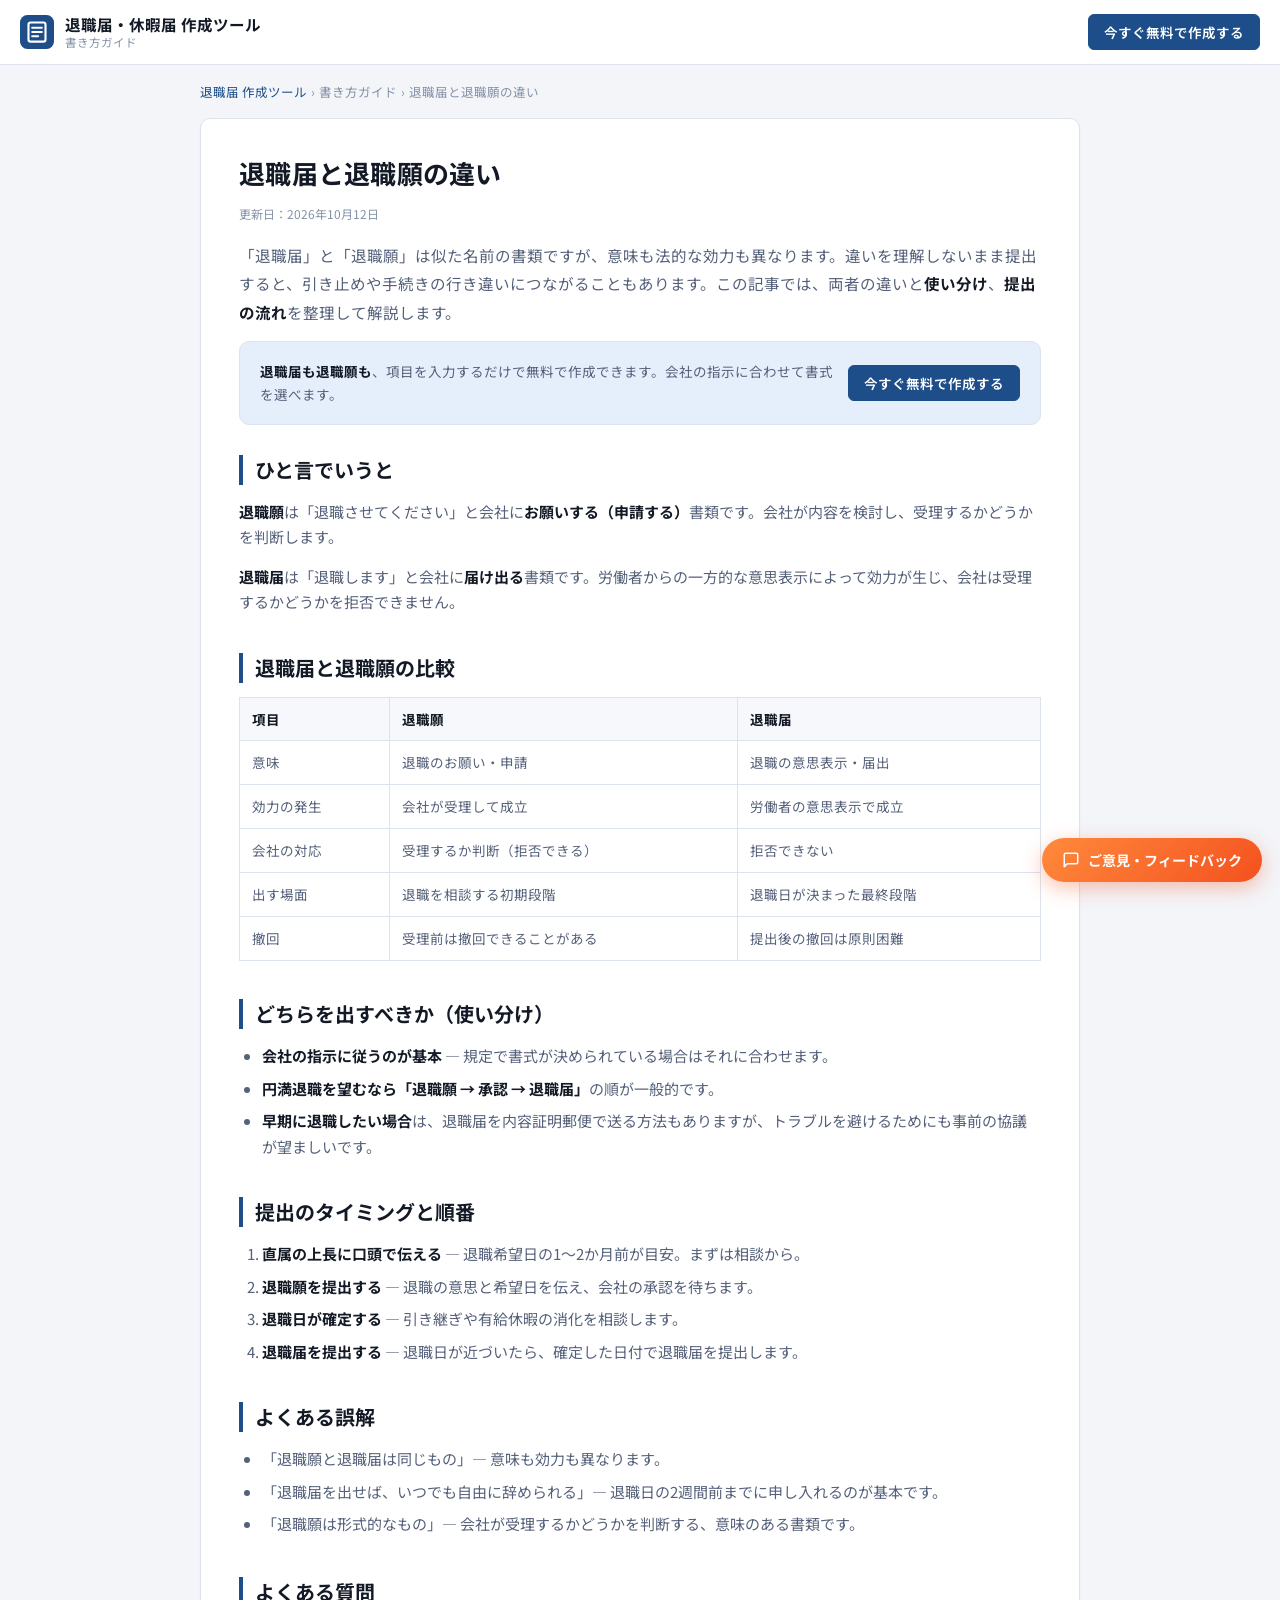
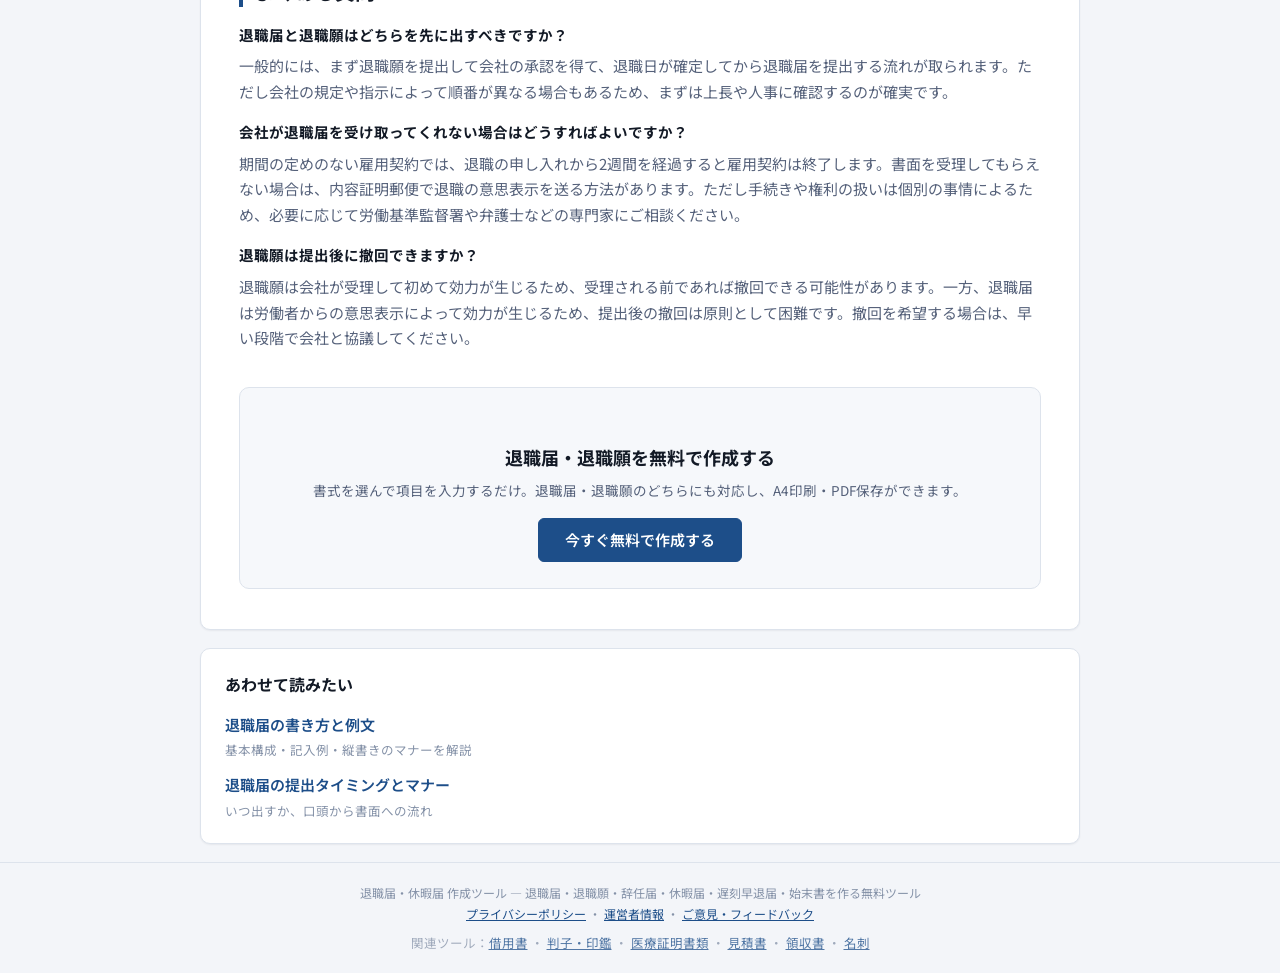
<file: taishokutodoke-vs-taishokugan.html>
<!DOCTYPE html>
<html lang="ja">
<head>
<meta charset="UTF-8">
<meta name="viewport" content="width=device-width, initial-scale=1">
<title>退職届と退職願の違い｜使い分けと提出の流れをわかりやすく解説</title>
<meta name="description" content="退職届と退職願の違いをわかりやすく解説。意味・法的な効力・受理の扱い・提出の順番を比較し、どちらをいつ出すべきかを整理しました。無料テンプレートはどちらの書式にも対応しています。">
<meta name="keywords" content="退職届 退職願 違い,退職願 退職届 使い分け,退職届 提出の流れ,退職願 とは">
<meta name="robots" content="index, follow">
<link rel="canonical" href="https://www.reveriel.com/taishoku-form/taishokutodoke-vs-taishokugan.html">
<meta property="og:type" content="article">
<meta property="og:title" content="退職届と退職願の違い｜使い分けと提出の流れをわかりやすく解説">
<meta property="og:description" content="退職届と退職願の意味・効力・受理の違いを比較し、使い分けと提出の流れを解説します。">
<meta property="og:locale" content="ja_JP">
<meta property="og:url" content="https://www.reveriel.com/taishoku-form/taishokutodoke-vs-taishokugan.html">
<meta property="og:image" content="https://www.reveriel.com/taishoku-form/og-image.png">
<meta name="twitter:card" content="summary_large_image">
<meta name="twitter:image" content="https://www.reveriel.com/taishoku-form/og-image.png">
<link rel="icon" href="data:image/svg+xml,%3Csvg xmlns='http://www.w3.org/2000/svg' viewBox='0 0 32 32'%3E%3Crect width='32' height='32' rx='7' fill='%231d4e89'/%3E%3Cpath d='M9 7h12a2 2 0 0 1 2 2v14a2 2 0 0 1-2 2H9a2 2 0 0 1-2-2V9a2 2 0 0 1 2-2z' fill='none' stroke='%23fff' stroke-width='2'/%3E%3Cpath d='M11 12h8M11 16h8M11 20h5' stroke='%23fff' stroke-width='2' stroke-linecap='round'/%3E%3C/svg%3E">
<link rel="preconnect" href="https://fonts.googleapis.com">
<link rel="preconnect" href="https://fonts.gstatic.com" crossorigin>
<link href="https://fonts.googleapis.com/css2?family=Noto+Sans+JP:wght@400;500;700&family=Noto+Sans+SC:wght@400;500;700&family=Noto+Serif+JP:wght@400;600&display=swap" rel="stylesheet">
<link rel="stylesheet" href="style.css">
<link rel="stylesheet" href="guide.css">
<!-- Cloudflare Web Analytics --><script type='module' src='https://static.cloudflareinsights.com/beacon.min.js' data-cf-beacon='{"token": "6fc01bf3ac5e457ba1bd16b91e5b653e"}'></script><!-- End Cloudflare Web Analytics -->
<script type="application/ld+json">
{
  "@context": "https://schema.org",
  "@graph": [
    {
      "@type": "Article",
      "headline": "退職届と退職願の違い｜使い分けと提出の流れをわかりやすく解説",
      "description": "退職届と退職願の意味・法的な効力・受理の扱いを比較し、使い分けと提出の順番を解説します。",
      "inLanguage": "ja",
      "datePublished": "2026-10-12",
      "dateModified": "2026-10-12",
      "author": { "@type": "Organization", "name": "Reveriel" },
      "publisher": { "@type": "Organization", "name": "Reveriel" },
      "mainEntityOfPage": { "@type": "WebPage", "@id": "https://www.reveriel.com/taishoku-form/taishokutodoke-vs-taishokugan.html" },
      "image": "https://www.reveriel.com/taishoku-form/og-image.png"
    },
    {
      "@type": "FAQPage",
      "mainEntity": [
        {
          "@type": "Question",
          "name": "退職届と退職願はどちらを先に出すべきですか？",
          "acceptedAnswer": {
            "@type": "Answer",
            "text": "一般的には、まず退職願を提出して会社の承認を得て、退職日が確定してから退職届を提出する流れが取られます。ただし会社の規定や指示によって順番が異なる場合もあるため、まずは上長や人事に確認するのが確実です。"
          }
        },
        {
          "@type": "Question",
          "name": "会社が退職届を受け取ってくれない場合はどうすればよいですか？",
          "acceptedAnswer": {
            "@type": "Answer",
            "text": "期間の定めのない雇用契約では、退職の申し入れから2週間を経過すると雇用契約は終了します。書面を受理してもらえない場合は、内容証明郵便で退職の意思表示を送る方法があります。ただし手続きや権利の扱いは個別の事情によるため、必要に応じて労働基準監督署や弁護士などの専門家にご相談ください。"
          }
        },
        {
          "@type": "Question",
          "name": "退職願は提出後に撤回できますか？",
          "acceptedAnswer": {
            "@type": "Answer",
            "text": "退職願は会社が受理して初めて効力が生じるため、受理される前であれば撤回できる可能性があります。一方、退職届は労働者からの意思表示によって効力が生じるため、提出後の撤回は原則として困難です。撤回を希望する場合は、早い段階で会社と協議してください。"
          }
        }
      ]
    }
  ]
}
</script>
</head>
<body>

<header class="site-header no-print">
  <div class="wrap header-inner">
    <a class="brand" href="https://www.reveriel.com/taishoku-form/" style="text-decoration:none;color:inherit;">
      <svg class="brand-mark" viewBox="0 0 32 32" aria-hidden="true">
        <rect width="32" height="32" rx="7" fill="currentColor"/>
        <path d="M10 7h12a2 2 0 0 1 2 2v14a2 2 0 0 1-2 2H10a2 2 0 0 1-2-2V9a2 2 0 0 1 2-2z" fill="none" stroke="#fff" stroke-width="2"/>
        <path d="M11.5 12h9M11.5 16h9M11.5 20h5.5" stroke="#fff" stroke-width="2" stroke-linecap="round"/>
      </svg>
      <div class="brand-text">
        <strong>退職届・休暇届 作成ツール</strong>
        <span>書き方ガイド</span>
      </div>
    </a>
    <div class="header-actions">
      <a class="btn btn-primary" href="https://www.reveriel.com/taishoku-form/">今すぐ無料で作成する</a>
    </div>
  </div>
</header>

<main class="wrap">
  <div class="guide-col">

    <nav class="breadcrumb no-print" aria-label="パンくず">
      <ol>
        <li><a href="https://www.reveriel.com/taishoku-form/">退職届 作成ツール</a></li>
        <li>書き方ガイド</li>
        <li aria-current="page">退職届と退職願の違い</li>
      </ol>
    </nav>

    <article class="guide">
      <h1>退職届と退職願の違い</h1>
      <p class="guide-meta">更新日：2026年10月12日</p>
      <p class="guide-lead">
        「退職届」と「退職願」は似た名前の書類ですが、意味も法的な効力も異なります。違いを理解しないまま提出すると、引き止めや手続きの行き違いにつながることもあります。この記事では、両者の違いと<strong>使い分け</strong>、<strong>提出の流れ</strong>を整理して解説します。
      </p>

      <div class="guide-cta-box">
        <p><strong>退職届も退職願も</strong>、項目を入力するだけで無料で作成できます。会社の指示に合わせて書式を選べます。</p>
        <a class="btn btn-primary" href="https://www.reveriel.com/taishoku-form/">今すぐ無料で作成する</a>
      </div>

      <h2>ひと言でいうと</h2>
      <p>
        <strong>退職願</strong>は「退職させてください」と会社に<strong>お願いする（申請する）</strong>書類です。会社が内容を検討し、受理するかどうかを判断します。
      </p>
      <p>
        <strong>退職届</strong>は「退職します」と会社に<strong>届け出る</strong>書類です。労働者からの一方的な意思表示によって効力が生じ、会社は受理するかどうかを拒否できません。
      </p>

      <h2>退職届と退職願の比較</h2>
      <table class="guide-table">
        <thead>
          <tr><th>項目</th><th>退職願</th><th>退職届</th></tr>
        </thead>
        <tbody>
          <tr><td>意味</td><td>退職のお願い・申請</td><td>退職の意思表示・届出</td></tr>
          <tr><td>効力の発生</td><td>会社が受理して成立</td><td>労働者の意思表示で成立</td></tr>
          <tr><td>会社の対応</td><td>受理するか判断（拒否できる）</td><td>拒否できない</td></tr>
          <tr><td>出す場面</td><td>退職を相談する初期段階</td><td>退職日が決まった最終段階</td></tr>
          <tr><td>撤回</td><td>受理前は撤回できることがある</td><td>提出後の撤回は原則困難</td></tr>
        </tbody>
      </table>

      <h2>どちらを出すべきか（使い分け）</h2>
      <ul>
        <li><strong>会社の指示に従うのが基本</strong> — 規定で書式が決められている場合はそれに合わせます。</li>
        <li><strong>円満退職を望むなら「退職願 → 承認 → 退職届」</strong>の順が一般的です。</li>
        <li><strong>早期に退職したい場合</strong>は、退職届を内容証明郵便で送る方法もありますが、トラブルを避けるためにも事前の協議が望ましいです。</li>
      </ul>

      <h2>提出のタイミングと順番</h2>
      <ol>
        <li><strong>直属の上長に口頭で伝える</strong> — 退職希望日の1〜2か月前が目安。まずは相談から。</li>
        <li><strong>退職願を提出する</strong> — 退職の意思と希望日を伝え、会社の承認を待ちます。</li>
        <li><strong>退職日が確定する</strong> — 引き継ぎや有給休暇の消化を相談します。</li>
        <li><strong>退職届を提出する</strong> — 退職日が近づいたら、確定した日付で退職届を提出します。</li>
      </ol>

      <h2>よくある誤解</h2>
      <ul>
        <li>「退職願と退職届は同じもの」— 意味も効力も異なります。</li>
        <li>「退職届を出せば、いつでも自由に辞められる」— 退職日の2週間前までに申し入れるのが基本です。</li>
        <li>「退職願は形式的なもの」— 会社が受理するかどうかを判断する、意味のある書類です。</li>
      </ul>

      <section class="guide-faq" aria-labelledby="faqTitle">
        <h2 id="faqTitle">よくある質問</h2>
        <dl>
          <dt>退職届と退職願はどちらを先に出すべきですか？</dt>
          <dd>一般的には、まず退職願を提出して会社の承認を得て、退職日が確定してから退職届を提出する流れが取られます。ただし会社の規定や指示によって順番が異なる場合もあるため、まずは上長や人事に確認するのが確実です。</dd>

          <dt>会社が退職届を受け取ってくれない場合はどうすればよいですか？</dt>
          <dd>期間の定めのない雇用契約では、退職の申し入れから2週間を経過すると雇用契約は終了します。書面を受理してもらえない場合は、内容証明郵便で退職の意思表示を送る方法があります。ただし手続きや権利の扱いは個別の事情によるため、必要に応じて労働基準監督署や弁護士などの専門家にご相談ください。</dd>

          <dt>退職願は提出後に撤回できますか？</dt>
          <dd>退職願は会社が受理して初めて効力が生じるため、受理される前であれば撤回できる可能性があります。一方、退職届は労働者からの意思表示によって効力が生じるため、提出後の撤回は原則として困難です。撤回を希望する場合は、早い段階で会社と協議してください。</dd>
        </dl>
      </section>

      <div class="guide-cta-foot">
        <h2>退職届・退職願を無料で作成する</h2>
        <p>書式を選んで項目を入力するだけ。退職届・退職願のどちらにも対応し、A4印刷・PDF保存ができます。</p>
        <a class="btn btn-primary" href="https://www.reveriel.com/taishoku-form/">今すぐ無料で作成する</a>
      </div>
    </article>

    <section class="guide-related no-print" aria-labelledby="relTitle">
      <h2 id="relTitle">あわせて読みたい</h2>
      <ul>
        <li><a href="kakikata.html">退職届の書き方と例文<span class="rel-desc">基本構成・記入例・縦書きのマナーを解説</span></a></li>
        <li><a href="teishutsu-timing.html">退職届の提出タイミングとマナー<span class="rel-desc">いつ出すか、口頭から書面への流れ</span></a></li>
      </ul>
    </section>

  </div>
</main>

<footer class="site-footer no-print">
  <div class="wrap">
    <p>退職届・休暇届 作成ツール — 退職届・退職願・辞任届・休暇届・遅刻早退届・始末書を作る無料ツール</p>
    <p>
      <a href="https://www.reveriel.com/taishoku-form/privacy.html">プライバシーポリシー</a> ・
      <a href="https://www.reveriel.com/taishoku-form/company.html">運営者情報</a> ・
      <a href="https://docs.google.com/forms/d/e/1FAIpQLSfHGUfgAlViT3TFiVtJi_EpJ4ioUpd9oGyaJ7rehEV-gBH_PA/viewform?usp=pp_url&amp;entry.1745177199=%E9%80%80%E8%81%B7%E5%B1%8A" target="_blank" rel="noopener">ご意見・フィードバック</a>
    </p>
    <p style="margin-top:8px;font-size:12.5px;opacity:.75;">関連ツール：<a href="https://www.reveriel.com/shakuyo-contract/">借用書</a> ・ <a href="https://www.reveriel.com/hanko-generator/">判子・印鑑</a> ・ <a href="https://www.reveriel.com/iryo-shomei-pdf/">医療証明書類</a> ・ <a href="https://www.reveriel.com/mitsumori-pdf/">見積書</a> ・ <a href="https://www.reveriel.com/ryoshusho-pdf/">領収書</a> ・ <a href="https://www.reveriel.com/meishi-generator/">名刺</a></p>
  </div>
</footer>

<!-- フィードバックFAB（右下固定） -->
<a href="https://docs.google.com/forms/d/e/1FAIpQLSfHGUfgAlViT3TFiVtJi_EpJ4ioUpd9oGyaJ7rehEV-gBH_PA/viewform?usp=pp_url&amp;entry.1745177199=%E9%80%80%E8%81%B7%E5%B1%8A" target="_blank" rel="noopener" class="feedback-fab" aria-label="ご意見・フィードバックを送る">
  <svg viewBox="0 0 24 24" fill="none" stroke="currentColor" stroke-width="2" stroke-linecap="round" stroke-linejoin="round" aria-hidden="true"><path d="M21 15a2 2 0 0 1-2 2H7l-4 4V5a2 2 0 0 1 2-2h14a2 2 0 0 1 2 2z"/></svg>
  <span>ご意見・フィードバック</span>
</a>
</body>
</html>
</file>
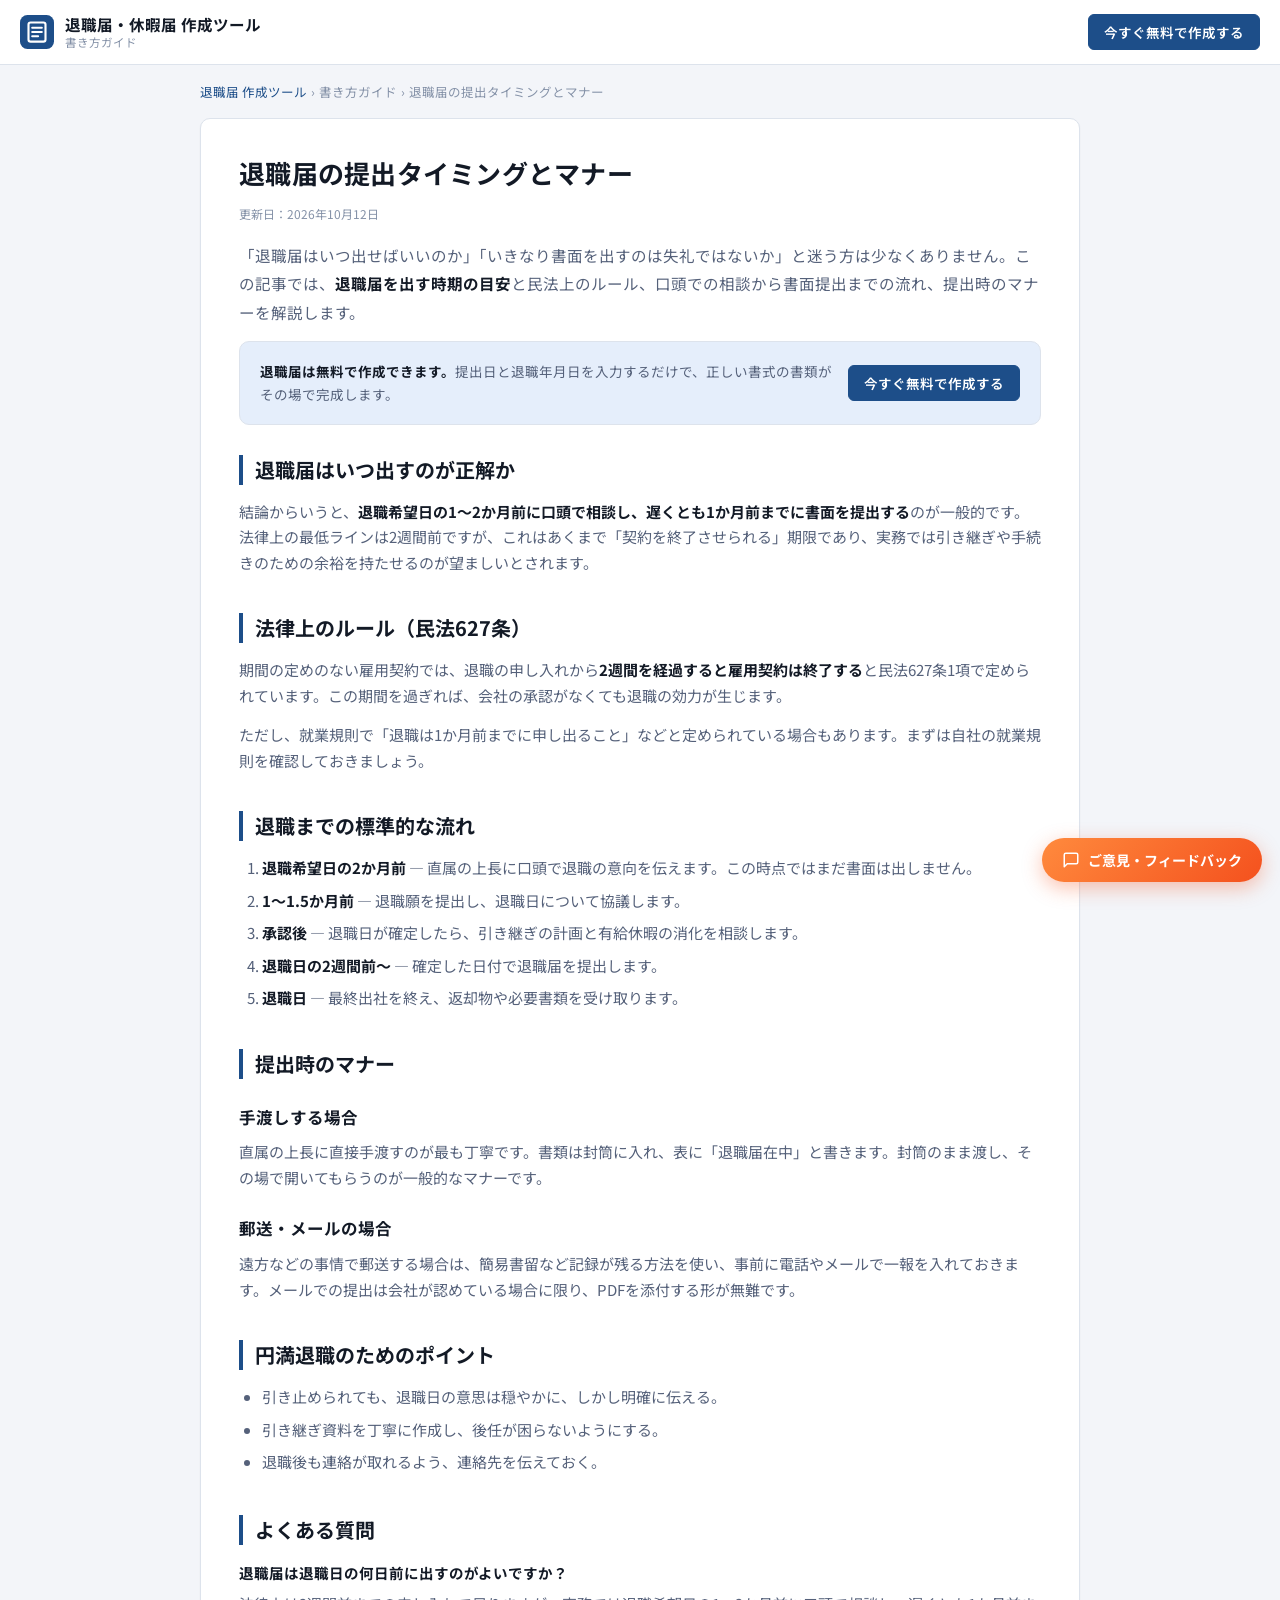
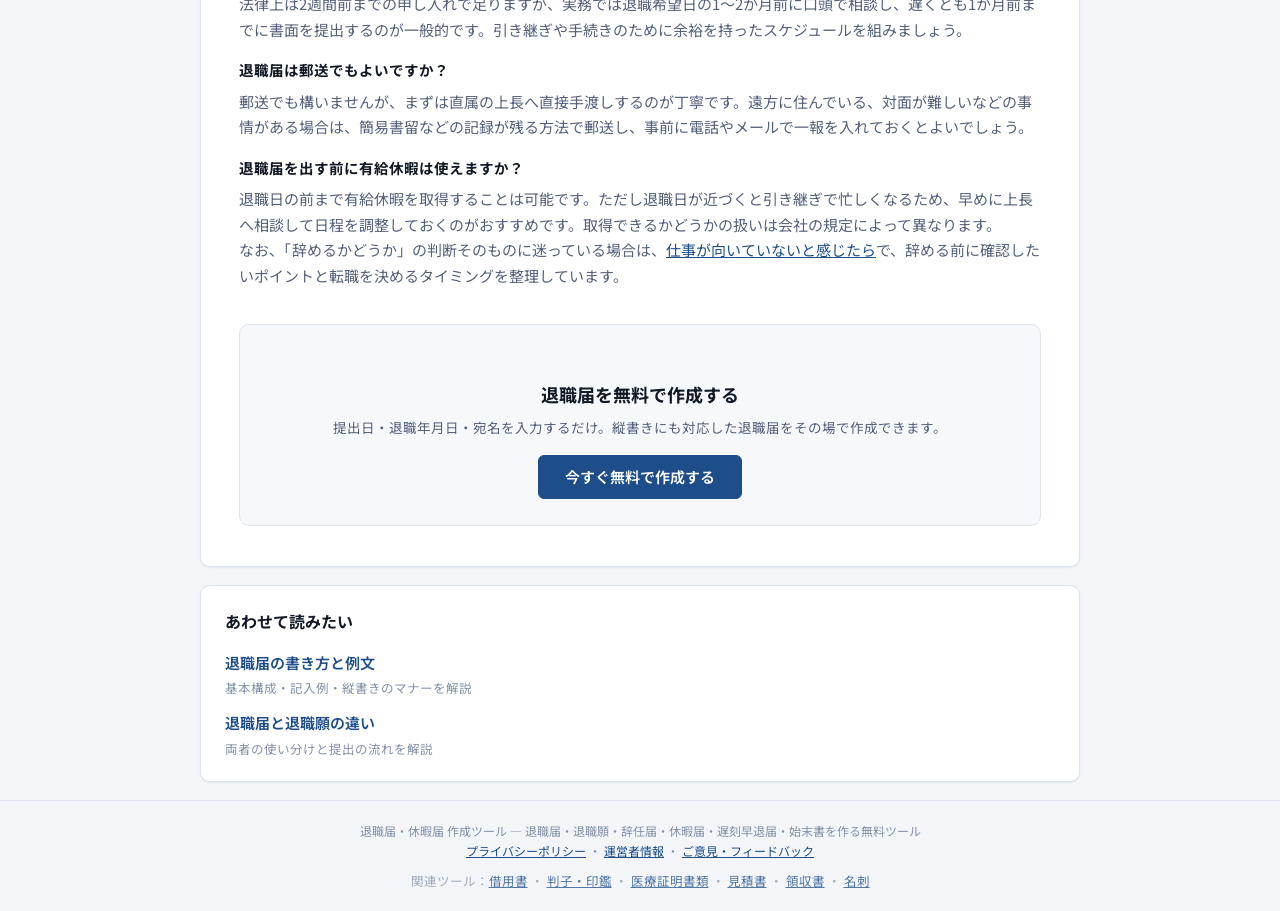
<file: teishutsu-timing.html>
<!DOCTYPE html>
<html lang="ja">
<head>
<meta charset="UTF-8">
<meta name="viewport" content="width=device-width, initial-scale=1">
<title>退職届の提出タイミングとマナー｜いつ出す？口頭から書面の流れ</title>
<meta name="description" content="退職届はいつ出すのが正解？法律上のルール（民法627条）と実務のマナーを整理し、口頭での相談から書面提出までの流れ、手渡し・郵送のマナー、円満退職のポイントを解説します。">
<meta name="keywords" content="退職届 提出 タイミング,退職届 いつ出す,退職 2週間前,退職届 マナー,退職届 郵送">
<meta name="robots" content="index, follow">
<link rel="canonical" href="https://www.reveriel.com/taishoku-form/teishutsu-timing.html">
<meta property="og:type" content="article">
<meta property="og:title" content="退職届の提出タイミングとマナー｜いつ出す？口頭から書面の流れ">
<meta property="og:description" content="退職届を出す時期の目安と、口頭相談から書面提出までの流れ、手渡し・郵送のマナーを解説します。">
<meta property="og:locale" content="ja_JP">
<meta property="og:url" content="https://www.reveriel.com/taishoku-form/teishutsu-timing.html">
<meta property="og:image" content="https://www.reveriel.com/taishoku-form/og-image.png">
<meta name="twitter:card" content="summary_large_image">
<meta name="twitter:image" content="https://www.reveriel.com/taishoku-form/og-image.png">
<link rel="icon" href="data:image/svg+xml,%3Csvg xmlns='http://www.w3.org/2000/svg' viewBox='0 0 32 32'%3E%3Crect width='32' height='32' rx='7' fill='%231d4e89'/%3E%3Cpath d='M9 7h12a2 2 0 0 1 2 2v14a2 2 0 0 1-2 2H9a2 2 0 0 1-2-2V9a2 2 0 0 1 2-2z' fill='none' stroke='%23fff' stroke-width='2'/%3E%3Cpath d='M11 12h8M11 16h8M11 20h5' stroke='%23fff' stroke-width='2' stroke-linecap='round'/%3E%3C/svg%3E">
<link rel="preconnect" href="https://fonts.googleapis.com">
<link rel="preconnect" href="https://fonts.gstatic.com" crossorigin>
<link href="https://fonts.googleapis.com/css2?family=Noto+Sans+JP:wght@400;500;700&family=Noto+Sans+SC:wght@400;500;700&family=Noto+Serif+JP:wght@400;600&display=swap" rel="stylesheet">
<link rel="stylesheet" href="style.css">
<link rel="stylesheet" href="guide.css">
<!-- Cloudflare Web Analytics --><script type='module' src='https://static.cloudflareinsights.com/beacon.min.js' data-cf-beacon='{"token": "6fc01bf3ac5e457ba1bd16b91e5b653e"}'></script><!-- End Cloudflare Web Analytics -->
<script type="application/ld+json">
{
  "@context": "https://schema.org",
  "@graph": [
    {
      "@type": "Article",
      "headline": "退職届の提出タイミングとマナー｜いつ出す？口頭から書面の流れ",
      "description": "退職届を出す時期の目安と、民法627条のルール、口頭相談から書面提出までの流れ、提出時のマナーを解説します。",
      "inLanguage": "ja",
      "datePublished": "2026-10-12",
      "dateModified": "2026-10-12",
      "author": { "@type": "Organization", "name": "Reveriel" },
      "publisher": { "@type": "Organization", "name": "Reveriel" },
      "mainEntityOfPage": { "@type": "WebPage", "@id": "https://www.reveriel.com/taishoku-form/teishutsu-timing.html" },
      "image": "https://www.reveriel.com/taishoku-form/og-image.png"
    },
    {
      "@type": "FAQPage",
      "mainEntity": [
        {
          "@type": "Question",
          "name": "退職届は退職日の何日前に出すのがよいですか？",
          "acceptedAnswer": {
            "@type": "Answer",
            "text": "法律上は2週間前までの申し入れで足りますが、実務では退職希望日の1〜2か月前に口頭で相談し、遅くとも1か月前までに書面を提出するのが一般的です。引き継ぎや手続きのために余裕を持ったスケジュールを組みましょう。"
          }
        },
        {
          "@type": "Question",
          "name": "退職届は郵送でもよいですか？",
          "acceptedAnswer": {
            "@type": "Answer",
            "text": "郵送でも構いませんが、まずは直属の上長へ直接手渡しするのが丁寧です。遠方に住んでいる、対面が難しいなどの事情がある場合は、簡易書留などの記録が残る方法で郵送し、事前に電話やメールで一報を入れておくとよいでしょう。"
          }
        },
        {
          "@type": "Question",
          "name": "退職届を出す前に有給休暇は使えますか？",
          "acceptedAnswer": {
            "@type": "Answer",
            "text": "退職日の前まで有給休暇を取得することは可能です。ただし退職日が近づくと引き継ぎで忙しくなるため、早めに上長へ相談して日程を調整しておくのがおすすめです。取得できるかどうかの扱いは会社の規定によって異なります。"
          }
        }
      ]
    }
  ]
}
</script>
</head>
<body>

<header class="site-header no-print">
  <div class="wrap header-inner">
    <a class="brand" href="https://www.reveriel.com/taishoku-form/" style="text-decoration:none;color:inherit;">
      <svg class="brand-mark" viewBox="0 0 32 32" aria-hidden="true">
        <rect width="32" height="32" rx="7" fill="currentColor"/>
        <path d="M10 7h12a2 2 0 0 1 2 2v14a2 2 0 0 1-2 2H10a2 2 0 0 1-2-2V9a2 2 0 0 1 2-2z" fill="none" stroke="#fff" stroke-width="2"/>
        <path d="M11.5 12h9M11.5 16h9M11.5 20h5.5" stroke="#fff" stroke-width="2" stroke-linecap="round"/>
      </svg>
      <div class="brand-text">
        <strong>退職届・休暇届 作成ツール</strong>
        <span>書き方ガイド</span>
      </div>
    </a>
    <div class="header-actions">
      <a class="btn btn-primary" href="https://www.reveriel.com/taishoku-form/">今すぐ無料で作成する</a>
    </div>
  </div>
</header>

<main class="wrap">
  <div class="guide-col">

    <nav class="breadcrumb no-print" aria-label="パンくず">
      <ol>
        <li><a href="https://www.reveriel.com/taishoku-form/">退職届 作成ツール</a></li>
        <li>書き方ガイド</li>
        <li aria-current="page">退職届の提出タイミングとマナー</li>
      </ol>
    </nav>

    <article class="guide">
      <h1>退職届の提出タイミングとマナー</h1>
      <p class="guide-meta">更新日：2026年10月12日</p>
      <p class="guide-lead">
        「退職届はいつ出せばいいのか」「いきなり書面を出すのは失礼ではないか」と迷う方は少なくありません。この記事では、<strong>退職届を出す時期の目安</strong>と民法上のルール、口頭での相談から書面提出までの流れ、提出時のマナーを解説します。
      </p>

      <div class="guide-cta-box">
        <p><strong>退職届は無料で作成できます。</strong>提出日と退職年月日を入力するだけで、正しい書式の書類がその場で完成します。</p>
        <a class="btn btn-primary" href="https://www.reveriel.com/taishoku-form/">今すぐ無料で作成する</a>
      </div>

      <h2>退職届はいつ出すのが正解か</h2>
      <p>
        結論からいうと、<strong>退職希望日の1〜2か月前に口頭で相談し、遅くとも1か月前までに書面を提出する</strong>のが一般的です。法律上の最低ラインは2週間前ですが、これはあくまで「契約を終了させられる」期限であり、実務では引き継ぎや手続きのための余裕を持たせるのが望ましいとされます。
      </p>

      <h2>法律上のルール（民法627条）</h2>
      <p>
        期間の定めのない雇用契約では、退職の申し入れから<strong>2週間を経過すると雇用契約は終了する</strong>と民法627条1項で定められています。この期間を過ぎれば、会社の承認がなくても退職の効力が生じます。
      </p>
      <p>
        ただし、就業規則で「退職は1か月前までに申し出ること」などと定められている場合もあります。まずは自社の就業規則を確認しておきましょう。
      </p>

      <h2>退職までの標準的な流れ</h2>
      <ol>
        <li><strong>退職希望日の2か月前</strong> — 直属の上長に口頭で退職の意向を伝えます。この時点ではまだ書面は出しません。</li>
        <li><strong>1〜1.5か月前</strong> — 退職願を提出し、退職日について協議します。</li>
        <li><strong>承認後</strong> — 退職日が確定したら、引き継ぎの計画と有給休暇の消化を相談します。</li>
        <li><strong>退職日の2週間前〜</strong> — 確定した日付で退職届を提出します。</li>
        <li><strong>退職日</strong> — 最終出社を終え、返却物や必要書類を受け取ります。</li>
      </ol>

      <h2>提出時のマナー</h2>
      <h3>手渡しする場合</h3>
      <p>
        直属の上長に直接手渡すのが最も丁寧です。書類は封筒に入れ、表に「退職届在中」と書きます。封筒のまま渡し、その場で開いてもらうのが一般的なマナーです。
      </p>
      <h3>郵送・メールの場合</h3>
      <p>
        遠方などの事情で郵送する場合は、簡易書留など記録が残る方法を使い、事前に電話やメールで一報を入れておきます。メールでの提出は会社が認めている場合に限り、PDFを添付する形が無難です。
      </p>

      <h2>円満退職のためのポイント</h2>
      <ul>
        <li>引き止められても、退職日の意思は穏やかに、しかし明確に伝える。</li>
        <li>引き継ぎ資料を丁寧に作成し、後任が困らないようにする。</li>
        <li>退職後も連絡が取れるよう、連絡先を伝えておく。</li>
      </ul>

      <section class="guide-faq" aria-labelledby="faqTitle">
        <h2 id="faqTitle">よくある質問</h2>
        <dl>
          <dt>退職届は退職日の何日前に出すのがよいですか？</dt>
          <dd>法律上は2週間前までの申し入れで足りますが、実務では退職希望日の1〜2か月前に口頭で相談し、遅くとも1か月前までに書面を提出するのが一般的です。引き継ぎや手続きのために余裕を持ったスケジュールを組みましょう。</dd>

          <dt>退職届は郵送でもよいですか？</dt>
          <dd>郵送でも構いませんが、まずは直属の上長へ直接手渡しするのが丁寧です。遠方に住んでいる、対面が難しいなどの事情がある場合は、簡易書留などの記録が残る方法で郵送し、事前に電話やメールで一報を入れておくとよいでしょう。</dd>

          <dt>退職届を出す前に有給休暇は使えますか？</dt>
          <dd>退職日の前まで有給休暇を取得することは可能です。ただし退職日が近づくと引き継ぎで忙しくなるため、早めに上長へ相談して日程を調整しておくのがおすすめです。取得できるかどうかの扱いは会社の規定によって異なります。</dd>
        </dl>
      </section>

      <p>
        なお、「辞めるかどうか」の判断そのものに迷っている場合は、<a href="https://www.reveriel.com/ai-diagnosis/shigoto-muiteinai.html">仕事が向いていないと感じたら</a>で、辞める前に確認したいポイントと転職を決めるタイミングを整理しています。
      </p>

      <div class="guide-cta-foot">
        <h2>退職届を無料で作成する</h2>
        <p>提出日・退職年月日・宛名を入力するだけ。縦書きにも対応した退職届をその場で作成できます。</p>
        <a class="btn btn-primary" href="https://www.reveriel.com/taishoku-form/">今すぐ無料で作成する</a>
      </div>
    </article>

    <section class="guide-related no-print" aria-labelledby="relTitle">
      <h2 id="relTitle">あわせて読みたい</h2>
      <ul>
        <li><a href="kakikata.html">退職届の書き方と例文<span class="rel-desc">基本構成・記入例・縦書きのマナーを解説</span></a></li>
        <li><a href="taishokutodoke-vs-taishokugan.html">退職届と退職願の違い<span class="rel-desc">両者の使い分けと提出の流れを解説</span></a></li>
      </ul>
    </section>

  </div>
</main>

<footer class="site-footer no-print">
  <div class="wrap">
    <p>退職届・休暇届 作成ツール — 退職届・退職願・辞任届・休暇届・遅刻早退届・始末書を作る無料ツール</p>
    <p>
      <a href="https://www.reveriel.com/taishoku-form/privacy.html">プライバシーポリシー</a> ・
      <a href="https://www.reveriel.com/taishoku-form/company.html">運営者情報</a> ・
      <a href="https://docs.google.com/forms/d/e/1FAIpQLSfHGUfgAlViT3TFiVtJi_EpJ4ioUpd9oGyaJ7rehEV-gBH_PA/viewform?usp=pp_url&amp;entry.1745177199=%E9%80%80%E8%81%B7%E5%B1%8A" target="_blank" rel="noopener">ご意見・フィードバック</a>
    </p>
    <p style="margin-top:8px;font-size:12.5px;opacity:.75;">関連ツール：<a href="https://www.reveriel.com/shakuyo-contract/">借用書</a> ・ <a href="https://www.reveriel.com/hanko-generator/">判子・印鑑</a> ・ <a href="https://www.reveriel.com/iryo-shomei-pdf/">医療証明書類</a> ・ <a href="https://www.reveriel.com/mitsumori-pdf/">見積書</a> ・ <a href="https://www.reveriel.com/ryoshusho-pdf/">領収書</a> ・ <a href="https://www.reveriel.com/meishi-generator/">名刺</a></p>
  </div>
</footer>

<!-- フィードバックFAB（右下固定） -->
<a href="https://docs.google.com/forms/d/e/1FAIpQLSfHGUfgAlViT3TFiVtJi_EpJ4ioUpd9oGyaJ7rehEV-gBH_PA/viewform?usp=pp_url&amp;entry.1745177199=%E9%80%80%E8%81%B7%E5%B1%8A" target="_blank" rel="noopener" class="feedback-fab" aria-label="ご意見・フィードバックを送る">
  <svg viewBox="0 0 24 24" fill="none" stroke="currentColor" stroke-width="2" stroke-linecap="round" stroke-linejoin="round" aria-hidden="true"><path d="M21 15a2 2 0 0 1-2 2H7l-4 4V5a2 2 0 0 1 2-2h14a2 2 0 0 1 2 2z"/></svg>
  <span>ご意見・フィードバック</span>
</a>
</body>
</html>
</file>
<file: style.css>
/* =========================================================
   退職届・休暇届 作成ツール — style.css
   純粋なフロントエンドのみ。外部通信は行いません。
   ========================================================= */

:root {
  --c-bg:            #f3f5f9;
  --c-surface:       #ffffff;
  --c-surface-2:     #f6f8fb;
  --c-border:        #dde3ec;
  --c-border-strong: #c2ccdb;
  --c-text:          #131a26;
  --c-text-muted:    #55617a;
  --c-text-faint:    #8592a8;
  --c-accent:        #1d4e89;
  --c-accent-soft:   #e5eefb;
  --c-accent-hover:  #163c6a;
  --c-danger:        #b42318;
  --c-danger-soft:   #fef3f2;
  --c-warn:          #8a5300;
  --c-warn-soft:     #fff7e8;
  --c-warn-border:   #f0cf94;
  --c-success:       #067647;
  --c-focus:         #2f6fbd;

  --paper-bg:        #ffffff;
  --paper-ink:       #12161c;
  --paper-line:      #ccd3dd;
  --paper-line-soft: #e6eaf0;
  --paper-accent:    #1d4e89;
  --seal-red:        #c0392b;

  --radius:    10px;
  --radius-sm: 6px;
  --shadow-sm: 0 1px 2px rgba(16, 24, 40, .06);
  --shadow-lg: 0 4px 24px rgba(16, 24, 40, .10);

  --font: "Noto Sans JP", "Noto Sans SC", -apple-system, BlinkMacSystemFont,
          "Hiragino Kaku Gothic ProN", "Hiragino Sans", "Yu Gothic", Meiryo, sans-serif;
  --font-serif: "Noto Serif JP", "Hiragino Mincho ProN", "Yu Mincho", YuMincho, serif;
  --font-num: "Noto Sans JP", ui-monospace, "SF Mono", Menlo, Consolas, monospace;
}

@media (prefers-color-scheme: dark) {
  :root {
    --c-bg:            #0f131b;
    --c-surface:       #171d28;
    --c-surface-2:     #1d2532;
    --c-border:        #2b3546;
    --c-border-strong: #3d4a5f;
    --c-text:          #e7ecf4;
    --c-text-muted:    #a3aec2;
    --c-text-faint:    #7e8a9e;
    --c-accent:        #6ea8ea;
    --c-accent-soft:   #142944;
    --c-accent-hover:  #8dbdf5;
    --c-danger:        #f4746a;
    --c-danger-soft:   #33191a;
    --c-warn:          #f0c07a;
    --c-warn-soft:     #2e2614;
    --c-warn-border:   #5c4a24;
    --c-success:       #4ec98b;
    --shadow-sm: 0 1px 2px rgba(0, 0, 0, .4);
    --shadow-lg: 0 4px 24px rgba(0, 0, 0, .5);
  }
}

* { box-sizing: border-box; }

[hidden] { display: none !important; }

html { -webkit-text-size-adjust: 100%; }

body {
  margin: 0;
  background: var(--c-bg);
  color: var(--c-text);
  font-family: var(--font);
  font-size: 15px;
  line-height: 1.7;
}

.wrap {
  width: 100%;
  max-width: 1440px;
  margin-inline: auto;
  padding-inline: 20px;
}

.ic { width: 1.1em; height: 1.1em; flex: none; }

/* ---------------- ヘッダー ---------------- */

.site-header {
  position: sticky;
  top: 0;
  z-index: 30;
  background: var(--c-surface);
  border-bottom: 1px solid var(--c-border);
  backdrop-filter: saturate(180%) blur(8px);
}

.header-inner {
  display: flex;
  align-items: center;
  justify-content: space-between;
  gap: 16px;
  min-height: 64px;
  flex-wrap: wrap;
  padding-block: 10px;
}

.brand { display: flex; align-items: center; gap: 11px; min-width: 0; }
.brand-mark { width: 34px; height: 34px; flex: none; color: var(--c-accent); }
.brand-text { display: flex; flex-direction: column; min-width: 0; }
.brand-text strong { font-size: 15.5px; font-weight: 700; line-height: 1.3; }
.brand-text span { font-size: 11.5px; color: var(--c-text-faint); line-height: 1.3; }

.header-actions { display: flex; gap: 8px; flex-wrap: wrap; }

.btn {
  display: inline-flex;
  align-items: center;
  justify-content: center;
  gap: 7px;
  padding: 9px 15px;
  font-family: inherit;
  font-size: 13.5px;
  font-weight: 600;
  line-height: 1.2;
  border-radius: var(--radius-sm);
  border: 1px solid transparent;
  cursor: pointer;
  text-decoration: none;
  transition: background-color .15s, border-color .15s, color .15s, transform .1s;
  white-space: nowrap;
}

.btn-primary { background: var(--c-accent); color: #fff; border-color: var(--c-accent); }
.btn-primary:hover { background: var(--c-accent-hover); border-color: var(--c-accent-hover); }
.btn-ghost { background: var(--c-surface); color: var(--c-text-muted); border-color: var(--c-border); }
.btn-ghost:hover { background: var(--c-surface-2); color: var(--c-text); }
.btn:focus-visible { outline: 3px solid color-mix(in srgb, var(--c-focus) 45%, transparent); outline-offset: 2px; }

/* ---------------- レイアウト ---------------- */

.page-title {
  margin: 26px 0 0;
  font-size: 22px;
  line-height: 1.45;
  font-weight: 700;
  color: var(--c-text);
}

.layout {
  display: grid;
  grid-template-columns: minmax(360px, 1fr) minmax(0, 1.25fr);
  gap: 26px;
  align-items: start;
  padding-block: 26px 40px;
}

@media (max-width: 1080px) {
  .layout { grid-template-columns: minmax(0, 1fr); gap: 20px; }
}

.pane { min-width: 0; }
.preview-pane {
  position: sticky;
  top: 88px;
  align-self: start;
  max-height: calc(100vh - 104px);
  overflow-y: auto;
  padding: 2px 4px 16px;
  scrollbar-gutter: stable;
}

@media (max-width: 1080px) {
  .preview-pane {
    position: static;
    max-height: none;
    overflow: visible;
    padding: 0;
  }
}
.form-pane { display: flex; flex-direction: column; }

/* ---------------- カード ---------------- */

.card {
  background: var(--c-surface);
  border: 1px solid var(--c-border);
  border-radius: var(--radius);
  padding: 18px;
  margin: 0 0 14px;
  box-shadow: var(--shadow-sm);
  min-width: 0;
}

.intro-card { padding: 16px 18px; }
.pane-title { margin: 0 0 4px; font-size: 16.5px; font-weight: 700; }
.hint { margin: 0; font-size: 12.5px; color: var(--c-text-muted); }

.card legend {
  display: flex;
  align-items: center;
  gap: 8px;
  padding: 0 6px;
  font-size: 13.5px;
  font-weight: 700;
  color: var(--c-text);
  flex-wrap: wrap;
}

.req-badge {
  font-size: 10.5px;
  font-weight: 500;
  color: var(--c-accent);
  background: var(--c-accent-soft);
  border-radius: 999px;
  padding: 2px 9px;
  white-space: nowrap;
}
.req-badge.auto { color: var(--c-success); background: color-mix(in srgb, var(--c-success) 12%, transparent); }

/* ---------------- 書式タブ ---------------- */

.field-label-row {
  display: flex;
  align-items: center;
  gap: 10px;
  flex-wrap: wrap;
  margin-bottom: 11px;
}
.field-label { font-size: 13px; font-weight: 700; color: var(--c-text-muted); }

.doc-tabs { display: flex; flex-wrap: wrap; gap: 8px; }

.doc-tab {
  flex: 1 1 auto;
  padding: 9px 13px;
  font-family: inherit;
  font-size: 13px;
  font-weight: 600;
  color: var(--c-text-muted);
  background: var(--c-surface-2);
  border: 1px solid var(--c-border);
  border-radius: 999px;
  cursor: pointer;
  transition: background-color .15s, border-color .15s, color .15s;
  white-space: nowrap;
}
.doc-tab:hover { border-color: var(--c-border-strong); color: var(--c-text); }
.doc-tab[aria-selected="true"] {
  background: var(--c-accent);
  border-color: var(--c-accent);
  color: #fff;
}
.doc-tab:focus-visible { outline: 3px solid color-mix(in srgb, var(--c-focus) 45%, transparent); outline-offset: 2px; }

.doc-note {
  margin: 12px 0 0;
  font-size: 12px;
  line-height: 1.6;
  color: var(--c-text-muted);
  padding: 9px 12px;
  background: var(--c-surface-2);
  border-radius: var(--radius-sm);
  border-left: 3px solid var(--c-accent);
}

/* ---------------- フォーム ---------------- */

.field { margin-bottom: 14px; }
.field:last-child { margin-bottom: 0; }

.field label {
  display: block;
  font-size: 13px;
  font-weight: 500;
  color: var(--c-text-muted);
  margin-bottom: 5px;
}

.field-row {
  display: grid;
  grid-template-columns: 1fr 1fr;
  gap: 12px;
}

@media (max-width: 620px) {
  .field-row { grid-template-columns: 1fr; gap: 0; }
}

/* 書式フィールド（字体・太字）のセグメント */
.field > .field-label { display: block; margin-bottom: 6px; }

.fmt-row { display: flex; flex-wrap: wrap; gap: 8px; }

.fmt-row label {
  display: inline-flex;
  align-items: center;
  gap: 7px;
  margin: 0;
  padding: 8px 14px;
  font-size: 13.5px;
  font-weight: 500;
  color: var(--c-text);
  background: var(--c-surface-2);
  border: 1px solid var(--c-border);
  border-radius: var(--radius-sm);
  cursor: pointer;
  transition: background-color .15s, border-color .15s, color .15s;
}

.fmt-row label:hover { border-color: var(--c-border-strong); }

.fmt-row label:has(input:checked) {
  color: var(--c-accent);
  background: var(--c-accent-soft);
  border-color: var(--c-accent);
}

.fmt-row input[type="radio"] {
  width: 15px;
  height: 15px;
  margin: 0;
  accent-color: var(--c-accent);
}

input[type="text"],
input[type="date"],
input[type="time"],
select,
textarea {
  width: 100%;
  min-width: 0;
  padding: 9px 11px;
  font-family: inherit;
  font-size: 14px;
  color: var(--c-text);
  background: var(--c-surface-2);
  border: 1px solid var(--c-border);
  border-radius: var(--radius-sm);
  transition: border-color .15s, box-shadow .15s, background-color .15s;
}

textarea { resize: vertical; line-height: 1.6; }

input:focus, select:focus, textarea:focus {
  outline: none;
  background: var(--c-surface);
  border-color: var(--c-accent);
  box-shadow: 0 0 0 3px var(--c-accent-soft);
}

.help {
  margin: 6px 0 0;
  font-size: 11.5px;
  line-height: 1.6;
  color: var(--c-text-faint);
}

.form-print-hint {
  margin: 4px 0 0;
  padding: 12px 14px;
  font-size: 12px;
  line-height: 1.65;
  color: var(--c-warn);
  background: var(--c-warn-soft);
  border: 1px solid var(--c-warn-border);
  border-radius: var(--radius);
}

.privacy {
  margin: 12px 0 0;
  padding: 0 2px;
  font-size: 11.5px;
  line-height: 1.6;
  color: var(--c-text-faint);
}

/* ---------------- プレビュー ---------------- */

.preview-bar {
  display: flex;
  align-items: center;
  gap: 7px;
  font-size: 12px;
  color: var(--c-text-faint);
  margin-bottom: 8px;
  padding-left: 2px;
}

.preview-bar .dot {
  width: 7px; height: 7px;
  border-radius: 50%;
  background: var(--c-success);
  box-shadow: 0 0 0 3px color-mix(in srgb, var(--c-success) 20%, transparent);
  flex: none;
}

.paper-wrap { display: flex; flex-direction: column; gap: 18px; overflow-x: auto; }

.paper {
  position: relative;
  width: 100%;
  max-width: 210mm;
  min-height: 297mm;
  margin-inline: auto;
  padding: 15mm;
  background: var(--paper-bg);
  color: var(--paper-ink);
  border: 1px solid var(--c-border);
  border-radius: 4px;
  box-shadow: var(--shadow-lg);
  font-family: var(--font-serif);
  font-size: 12.5px;
  line-height: 1.9;
  overflow: hidden;
}

/* 書式: 字体（紙面ルートに class を付与。印刷時もそのまま継承される） */
.paper.font-mincho { font-family: var(--font-serif); }
/* 既定の紙面は明朝。ゴシックを選んだときだけ sans に切り替える */
.paper.font-gothic { font-family: var(--font); }

/* 書式: 太字（紙面全体の基準ウェイト。見出し等の個別指定はそのまま活かす） */
.paper.weight-bold { font-weight: 700; }

.disclaimer-mini {
  margin: 12px 0 0;
  font-size: 11.5px;
  line-height: 1.6;
  color: var(--c-text-faint);
}

/* 画面用プレースホルダ（印刷でも破綻しないよう淡色） */
.ph { color: #aab2c0; font-weight: 400; }

/* ================= 縦書き（退職届・退職願・辞任届） ================= */

.paper--vertical { padding: 15mm; }

.v-doc {
  writing-mode: vertical-rl;
  text-orientation: upright;
  height: calc(297mm - 30mm);
  font-feature-settings: "vpal" 1, "vkrn" 1;
  letter-spacing: .06em;
}

.v-doc > * { margin: 0; }

/* 各ブロックは右から左へ。ブロック間の余白は左マージン（縦書きのブロック方向）で空ける */
.v-title {
  font-size: 24px;
  font-weight: 600;
  letter-spacing: .22em;
  margin-left: 26mm !important;
  padding-left: 4mm;
}
.v-body {
  font-size: 15px;
  line-height: 2.05;
  margin-left: 24mm !important;
}
.v-date {
  font-size: 13.5px;
  margin-left: 22mm !important;
}
.v-addr {
  font-size: 14px;
  line-height: 1.9;
  margin-left: 26mm !important;
}
.v-send {
  font-size: 14px;
  line-height: 1.9;
  margin-left: 12mm !important;
}

/* 縦書き中の印（朱色の丸印） */
.seal {
  display: inline-block;
  width: 1.5em;
  height: 1.5em;
  border: 1.2px solid var(--seal-red);
  border-radius: 50%;
  color: var(--seal-red);
  font-size: .78em;
  line-height: 1.35em;
  text-align: center;
  vertical-align: middle;
  -webkit-print-color-adjust: exact;
  print-color-adjust: exact;
}
.seal--vertical { margin-top: .35em; }

/* ================= 横書き（休暇届・遅刻早退届・始末書） ================= */

.h-doc { font-size: 13px; line-height: 1.85; }

.h-title {
  margin: 4mm 0 10mm;
  font-size: 22px;
  font-weight: 600;
  text-align: center;
  letter-spacing: .34em;
  text-indent: .34em;
}

.h-date {
  margin: 0 0 8mm;
  text-align: right;
  font-size: 13px;
}

.h-party {
  display: flex;
  justify-content: space-between;
  align-items: flex-start;
  gap: 20px;
  margin-bottom: 10mm;
}
.h-party p { margin: 0; }
.h-party .h-addr { font-size: 14px; line-height: 1.9; }
.h-party .h-send { font-size: 14px; line-height: 1.9; text-align: right; }

.h-lead { margin: 0 0 6mm; text-indent: 1em; }

.h-mid {
  margin: 0 0 5mm;
  text-align: center;
  letter-spacing: .5em;
  text-indent: .5em;
  font-size: 14px;
}

.h-items {
  margin: 0 0 8mm;
  padding: 0;
  list-style: none;
}
.h-items li {
  display: grid;
  grid-template-columns: 8.5em 1fr;
  gap: 8px;
  margin-bottom: 3.5mm;
  padding-bottom: 2.5mm;
  border-bottom: 1px dotted var(--paper-line-soft);
}
.h-items li:last-child { border-bottom: 0; }
.h-lbl { font-weight: 600; color: #333; }
.h-items .h-multiline { white-space: pre-wrap; }

.h-end {
  margin: 0;
  text-align: right;
  letter-spacing: .3em;
  text-indent: .3em;
}

.h-sign {
  margin-top: 10mm;
  text-align: right;
  font-size: 15px;
  line-height: 2;
}

/* ---------------- 分享 ---------------- */

.share-block {
  background: var(--c-surface);
  border: 1px solid var(--c-border);
  border-radius: var(--radius);
  padding: 20px 22px;
  box-shadow: var(--shadow-sm);
}
.share-block-title {
  display: flex;
  align-items: center;
  gap: 8px;
  margin: 0 0 14px;
  font-size: 14px;
  font-weight: 700;
  color: var(--c-text);
}
.share-block-title svg { width: 16px; height: 16px; color: var(--c-accent); flex-shrink: 0; }
.share-row { display: flex; flex-wrap: wrap; gap: 10px; }
.share-btn { flex: 1 1 150px; min-width: 0; }
.share-btn .share-logo { width: 18px; height: 18px; flex-shrink: 0; }
.share-x { background: #0f1419; color: #fff; border-color: #0f1419; }
.share-x:hover { background: #2a3036; border-color: #2a3036; }
.share-line { background: #06c755; color: #fff; border-color: #06c755; }
.share-line:hover { background: #05b34c; border-color: #05b34c; }
.share-copy, .share-img { background: transparent; color: var(--c-text-muted); border-color: var(--c-border); }
.share-copy:hover, .share-img:hover { background: var(--c-surface-2); color: var(--c-text); }
.share-btn[disabled] { opacity: .6; cursor: default; }
.share-url { margin: 12px 0 0; font-size: 12px; color: var(--c-text-faint); word-break: break-all; }
@media (max-width: 560px) {
  .share-block { padding: 18px 16px; }
  .share-row { gap: 8px; }
  .share-btn { flex: 1 1 calc(50% - 4px); font-size: 13px; padding: 10px 10px; }
  .share-btn span { white-space: normal; }
}

/* ---------------- SEO セクション ---------------- */

.seo {
  background: var(--c-surface);
  border: 1px solid var(--c-border);
  border-radius: var(--radius);
  padding: 28px 30px;
  margin-top: 26px;
  box-shadow: var(--shadow-sm);
  min-width: 0;
}

@media (max-width: 640px) { .seo { padding: 22px 18px; } }

.seo h2 { margin: 0 0 12px; font-size: 19px; font-weight: 700; }
.seo h3 {
  margin: 26px 0 10px;
  font-size: 15px;
  font-weight: 700;
  padding-left: 10px;
  border-left: 3px solid var(--c-accent);
}
.seo p { margin: 0 0 12px; color: var(--c-text-muted); max-width: 84ch; }
.seo strong { color: var(--c-text); font-weight: 700; }

.seo-list { margin: 0 0 8px; padding-left: 1.3em; color: var(--c-text-muted); max-width: 84ch; }
.seo-list li { margin-bottom: 7px; }

.faq { margin: 0; max-width: 84ch; }
.faq dt { font-weight: 700; color: var(--c-text); margin-top: 14px; font-size: 14px; }
.faq dd { margin: 4px 0 0; color: var(--c-text-muted); }

.disclaimer {
  margin-top: 24px !important;
  padding-top: 14px;
  border-top: 1px solid var(--c-border);
  font-size: 12px;
  color: var(--c-text-faint) !important;
}

/* ---------------- 【PR】アフィリエイト（転職エージェント） ---------------- */

.aff-cta {
  background: var(--c-surface);
  border: 1px solid var(--c-border);
  border-radius: var(--radius);
  padding: 24px 28px 22px;
  margin-top: 26px;
  box-shadow: var(--shadow-sm);
  min-width: 0;
}
@media (max-width: 640px) { .aff-cta { padding: 20px 18px; } }

/* ステマ規制（景表法）対応：PR 表記は誰の目にも留まる位置・大きさで明示する */
.aff-label {
  display: inline-block;
  margin: 0 0 12px;
  padding: 3px 10px;
  background: var(--c-text);
  color: var(--c-surface);
  border-radius: 4px;
  font-size: 12px;
  font-weight: 700;
  letter-spacing: .06em;
}
.aff-title {
  margin: 0 0 8px;
  font-size: 17px;
  font-weight: 700;
  color: var(--c-text);
}
.aff-desc { margin: 0 0 16px; font-size: 13.5px; color: var(--c-text-muted); max-width: 84ch; }

.aff-list { list-style: none; margin: 0 0 14px; padding: 0; display: grid; gap: 12px; }
.aff-item {
  padding: 14px 16px;
  border: 1px solid var(--c-border);
  border-radius: var(--radius-sm);
  background: var(--c-surface-2);
}
.aff-link {
  display: inline-block;
  font-size: 14.5px;
  font-weight: 700;
  color: var(--c-accent);
  text-decoration: none;
}
.aff-link:hover { text-decoration: underline; }
.aff-note { display: block; margin-top: 4px; font-size: 12.5px; color: var(--c-text-muted); }
.aff-disclaimer { margin: 0; font-size: 11.5px; color: var(--c-text-faint); }

/* ---------------- フッター ---------------- */

.site-footer {
  border-top: 1px solid var(--c-border);
  padding-block: 20px;
  margin-top: 10px;
}
.site-footer p { margin: 0; font-size: 12px; color: var(--c-text-faint); text-align: center; }
.site-footer a { color: var(--c-accent); }

/* =========================================================
   印刷 / PDF 出力
   ========================================================= */

@page {
  size: A4 portrait;
  margin: 15mm;
}

@media print {
  :root { --c-bg: #fff; --c-surface: #fff; }

  html, body {
    background: #fff !important;
    color: #000;
    font-size: 11pt;
  }

  .wrap,
  .layout,
  .preview-pane,
  .preview-pane .paper-wrap {
    display: block !important;
    width: auto !important;
    max-width: none !important;
    margin: 0 !important;
    padding: 0 !important;
    gap: 0 !important;
    position: static !important;
    overflow: visible !important;
    max-height: none !important;
    box-shadow: none !important;
    border: 0 !important;
    background: transparent !important;
  }

  .no-print,
  .page-title,
  .site-header,
  .form-pane,
  .seo,
  .site-footer,
  .preview-bar,
  .disclaimer-mini,
  .share-block,
  .feedback-fab {
    display: none !important;
  }

  .paper {
    width: 100% !important;
    max-width: none !important;
    min-height: 0 !important;
    margin: 0 !important;
    padding: 0 !important;
    border: 0 !important;
    border-radius: 0 !important;
    box-shadow: none !important;
    background: #fff !important;
    color: #000 !important;
    font-size: 10.5pt;
    line-height: 1.8;
    overflow: visible !important;
    break-inside: avoid;
  }

  /* 縦書きは @page マージン(15mm)の内側いっぱいを使う */
  .paper--vertical { padding: 0 !important; }
  .paper--vertical .v-doc { height: 267mm !important; }

  .seal {
    -webkit-print-color-adjust: exact !important;
    print-color-adjust: exact !important;
  }
}

/* ===== フィードバックFAB（右下固定・常時表示） ===== */
.feedback-fab {
  position: fixed;
  right: 18px;
  bottom: 18px;
  z-index: 10000;
  display: inline-flex;
  align-items: center;
  gap: 8px;
  padding: 13px 20px;
  background: linear-gradient(135deg, #ff8a3d, #f4511e);
  color: #fff !important;
  border-radius: 999px;
  box-shadow: 0 6px 20px rgba(244, 81, 30, 0.35);
  font-size: 14px;
  font-weight: 700;
  line-height: 1;
  text-decoration: none !important;
  transition: transform 0.15s ease, box-shadow 0.15s ease;
}
.feedback-fab:hover {
  transform: translateY(-3px);
  box-shadow: 0 10px 28px rgba(244, 81, 30, 0.45);
  color: #fff !important;
}
.feedback-fab:focus-visible { outline: 3px solid rgba(244, 81, 30, 0.5); outline-offset: 2px; }
.feedback-fab svg { width: 18px; height: 18px; flex: none; }
@media (max-width: 600px) {
  .feedback-fab { right: 14px; bottom: 14px; padding: 11px 16px; font-size: 13px; }
  .feedback-fab svg { width: 16px; height: 16px; }
}

/* ===== モバイル：入力欄のフォントを16pxに（iOSの自動ズーム防止） ===== */
@media (max-width: 720px) {
  input, select, textarea { font-size: 16px !important; }
}

/* ===== 前回入力の復元ヒント（この端末内のみ） ===== */
.profile-hint {
  margin: 0 0 12px;
  padding: 9px 12px;
  display: flex;
  flex-wrap: wrap;
  align-items: center;
  gap: 8px;
  font-size: 12px;
  color: #55666e;
  background: #f7fafa;
  border: 1px solid #dde5e5;
  border-radius: 8px;
}
.profile-delete {
  background: none; border: 0; padding: 0; cursor: pointer;
  color: #8494a0; font-size: 11.5px; text-decoration: underline;
}

/* ===== 退職日の妥当性警告 ===== */
.date-warning {
  margin: 0 0 10px;
  padding: 10px 12px;
  font-size: 12.5px;
  line-height: 1.7;
  color: #8a5300;
  background: #fff7e8;
  border: 1px solid #f0cf94;
  border-radius: 8px;
}
@media print { .profile-hint, .date-warning { display: none !important; } }
</file>
<file: guide.css>
/* =========================================================
   書き方ガイド（SEO 記事ページ）共通スタイル
   style.css の CSS 変数を継承し、ブランドの色味を保つ。
   ========================================================= */

.guide-col { max-width: 880px; margin-inline: auto; }

/* ---------------- パンくず ---------------- */
.breadcrumb {
  padding-block: 16px 0;
  font-size: 12.5px;
  color: var(--c-text-faint, #8592a8);
}
.breadcrumb ol { list-style: none; display: flex; flex-wrap: wrap; gap: 4px; margin: 0; padding: 0; }
.breadcrumb li { display: inline-flex; align-items: center; gap: 4px; }
.breadcrumb a { color: var(--c-accent, #1d4e89); text-decoration: none; }
.breadcrumb a:hover { text-decoration: underline; }
.breadcrumb li + li::before { content: "\203A"; color: var(--c-text-faint, #8592a8); }

/* ---------------- 記事本体 ---------------- */
.guide {
  background: var(--c-surface, #fff);
  border: 1px solid var(--c-border, #dde3ec);
  border-radius: var(--radius, 10px);
  box-shadow: var(--shadow-sm, 0 1px 2px rgba(0, 0, 0, .06));
  margin-block: 16px 8px;
  padding: 34px 38px 40px;
}
@media (max-width: 640px) { .guide { padding: 22px 18px 26px; } }

.guide h1 {
  margin: 0 0 12px;
  font-size: 26px;
  line-height: 1.5;
  letter-spacing: .01em;
  color: var(--c-text, #131a26);
}
.guide .guide-meta { margin: 0 0 16px; font-size: 12px; color: var(--c-text-faint, #8592a8); }
.guide-lead { margin: 0 0 8px; font-size: 15.5px; line-height: 1.85; color: var(--c-text-muted, #55617a); }
.guide h2 {
  margin: 38px 0 14px;
  padding-left: 12px;
  font-size: 20px;
  line-height: 1.5;
  border-left: 4px solid var(--c-accent, #1d4e89);
  color: var(--c-text, #131a26);
}
.guide h2:first-of-type { margin-top: 30px; }
.guide h3 { margin: 26px 0 10px; font-size: 16.5px; line-height: 1.5; color: var(--c-text, #131a26); }
.guide p { margin: 0 0 14px; color: var(--c-text-muted, #55617a); }
.guide strong { color: var(--c-text, #131a26); font-weight: 700; }
.guide ul, .guide ol { margin: 0 0 16px; padding-left: 1.5em; color: var(--c-text-muted, #55617a); }
.guide li { margin-bottom: 7px; }
.guide a:not(.btn) { color: var(--c-accent, #1d4e89); }

.guide-example {
  margin: 0 0 16px;
  padding: 16px 18px;
  background: var(--c-surface-2, #f6f8fb);
  border: 1px solid var(--c-border, #dde3ec);
  border-radius: var(--radius-sm, 6px);
  font-family: "Noto Serif JP", "Hiragino Mincho ProN", "Yu Mincho", YuMincho, serif;
  font-size: 14px;
  line-height: 1.95;
  color: var(--c-text, #131a26);
  white-space: pre-wrap;
}
.guide-note {
  margin: 0 0 16px;
  padding: 12px 16px;
  background: var(--c-warn-soft, #fff7e8);
  border: 1px solid var(--c-warn-border, #f0cf94);
  border-radius: var(--radius-sm, 6px);
  font-size: 13px;
  line-height: 1.75;
  color: var(--c-warn, #8a5300);
}
.guide-table { width: 100%; margin: 0 0 16px; border-collapse: collapse; font-size: 13.5px; }
.guide-table th, .guide-table td {
  padding: 10px 12px;
  text-align: left;
  border: 1px solid var(--c-border, #dde3ec);
  color: var(--c-text-muted, #55617a);
  vertical-align: top;
}
.guide-table th { background: var(--c-surface-2, #f6f8fb); color: var(--c-text, #131a26); font-weight: 700; white-space: nowrap; }

/* ---------------- 上部 CTA ---------------- */
.guide-cta-box {
  display: flex;
  flex-wrap: wrap;
  align-items: center;
  justify-content: space-between;
  gap: 14px;
  margin: 4px 0 26px;
  padding: 18px 20px;
  background: var(--c-accent-soft, #e5eefb);
  border: 1px solid var(--c-border, #dde3ec);
  border-radius: var(--radius, 10px);
}
.guide-cta-box p { flex: 1 1 240px; margin: 0; font-size: 13.5px; line-height: 1.7; color: var(--c-text-muted, #55617a); }
.guide-cta-box strong { color: var(--c-text, #131a26); }
.guide-cta-box .btn { flex: none; }

/* ---------------- FAQ ---------------- */
.guide-faq { margin-top: 40px; }
.guide-faq dl { margin: 0; }
.guide-faq dt { margin-top: 16px; font-size: 14.5px; font-weight: 700; color: var(--c-text, #131a26); }
.guide-faq dd { margin: 6px 0 0; color: var(--c-text-muted, #55617a); }

/* ---------------- 下部 CTA ---------------- */
.guide-cta-foot {
  margin-top: 36px;
  padding: 26px 22px;
  text-align: center;
  background: var(--c-surface-2, #f6f8fb);
  border: 1px solid var(--c-border, #dde3ec);
  border-radius: var(--radius, 10px);
}
.guide-cta-foot h2 { margin: 0 0 8px; padding: 0; border: 0; font-size: 18px; }
.guide-cta-foot p { margin: 0 0 16px; font-size: 13.5px; }
.guide-cta-foot .btn { font-size: 15px; padding: 12px 26px; }

/* ---------------- 関連ガイド ---------------- */
.guide-related {
  background: var(--c-surface, #fff);
  border: 1px solid var(--c-border, #dde3ec);
  border-radius: var(--radius, 10px);
  box-shadow: var(--shadow-sm, 0 1px 2px rgba(0, 0, 0, .06));
  margin-block: 18px;
  padding: 22px 24px;
}
.guide-related h2 { margin: 0 0 14px; font-size: 16px; color: var(--c-text, #131a26); }
.guide-related ul { list-style: none; display: grid; gap: 12px; margin: 0; padding: 0; }
.guide-related a { color: var(--c-accent, #1d4e89); font-weight: 600; text-decoration: none; }
.guide-related a:hover { text-decoration: underline; }
.guide-related .rel-desc { display: block; margin-top: 2px; font-size: 12.5px; font-weight: 400; color: var(--c-text-faint, #8592a8); }

/* =========================================================
   法務ページ（プライバシーポリシー / 運営者情報）
   ========================================================= */

.legal-page { padding-block: 32px 56px; }

.legal-back {
  display: inline-flex;
  align-items: center;
  gap: 6px;
  margin-bottom: 24px;
  font-size: 13px;
  font-weight: 700;
  color: var(--c-text-muted, #55617a);
  text-decoration: none;
}
.legal-back:hover { color: var(--c-accent, #1d4e89); }

.legal {
  max-width: 780px;
  background: var(--c-surface, #fff);
  border: 1px solid var(--c-border, #dde3ec);
  border-radius: var(--radius, 10px);
  box-shadow: var(--shadow-sm, 0 1px 2px rgba(0, 0, 0, .06));
  padding: 32px 34px 38px;
}
@media (max-width: 640px) { .legal { padding: 22px 18px 28px; } }

.legal h1 {
  font-size: 24px;
  margin: 0 0 8px;
  line-height: 1.5;
  color: var(--c-text, #131a26);
}
.legal .legal-meta {
  font-size: 12px;
  color: var(--c-text-faint, #8592a8);
  margin: 0 0 28px;
}
.legal h2 {
  font-size: 17px;
  margin: 32px 0 10px;
  padding-bottom: 8px;
  border-bottom: 1px solid var(--c-border, #dde3ec);
  color: var(--c-text, #131a26);
}
.legal h3 { font-size: 15px; margin: 22px 0 6px; color: var(--c-text, #131a26); }
.legal p { margin: 0 0 12px; color: var(--c-text-muted, #55617a); }
.legal ol,
.legal ul { margin: 0 0 14px; padding-left: 1.4em; color: var(--c-text-muted, #55617a); }
.legal ol { list-style: decimal; }
.legal ul { list-style: disc; }
.legal li { margin-bottom: 6px; }
.legal strong { color: var(--c-text, #131a26); }
.legal a:not(.btn) { color: var(--c-accent, #1d4e89); }
/* .legal a は .btn-primary より詳細度が高くボタン文字が背景と同色になるため上書き */
.legal a.btn-primary { color: #fff; text-decoration: none; }
.legal a.btn-primary:hover { color: #fff; }

.legal-table {
  width: 100%;
  margin: 8px 0 18px;
  border-collapse: collapse;
  font-size: 14px;
}
.legal-table th,
.legal-table td {
  padding: 13px 16px;
  text-align: left;
  vertical-align: top;
  border-bottom: 1px solid var(--c-border, #dde3ec);
  color: var(--c-text-muted, #55617a);
}
.legal-table th {
  width: 34%;
  min-width: 140px;
  font-weight: 700;
  color: var(--c-text, #131a26);
  background: var(--c-surface-2, #f6f8fb);
}
.legal-table tr:last-child th,
.legal-table tr:last-child td { border-bottom: 0; }

.legal-contact {
  margin-top: 32px;
  padding: 18px 20px;
  border: 1px solid var(--c-border, #dde3ec);
  border-radius: var(--radius-sm, 6px);
  background: var(--c-surface-2, #f6f8fb);
  font-size: 13.5px;
  color: var(--c-text-muted, #55617a);
}
.legal-contact p { margin: 0; }
.legal-contact p + p { margin-top: 6px; }

@media print {
  .site-header, .site-footer, .feedback-fab, .breadcrumb,
  .guide-cta-box, .guide-cta-foot, .guide-related,
  .legal-back { display: none !important; }
  .guide, .legal { border: 0; box-shadow: none; padding: 0; background: transparent; }
}
</file>
